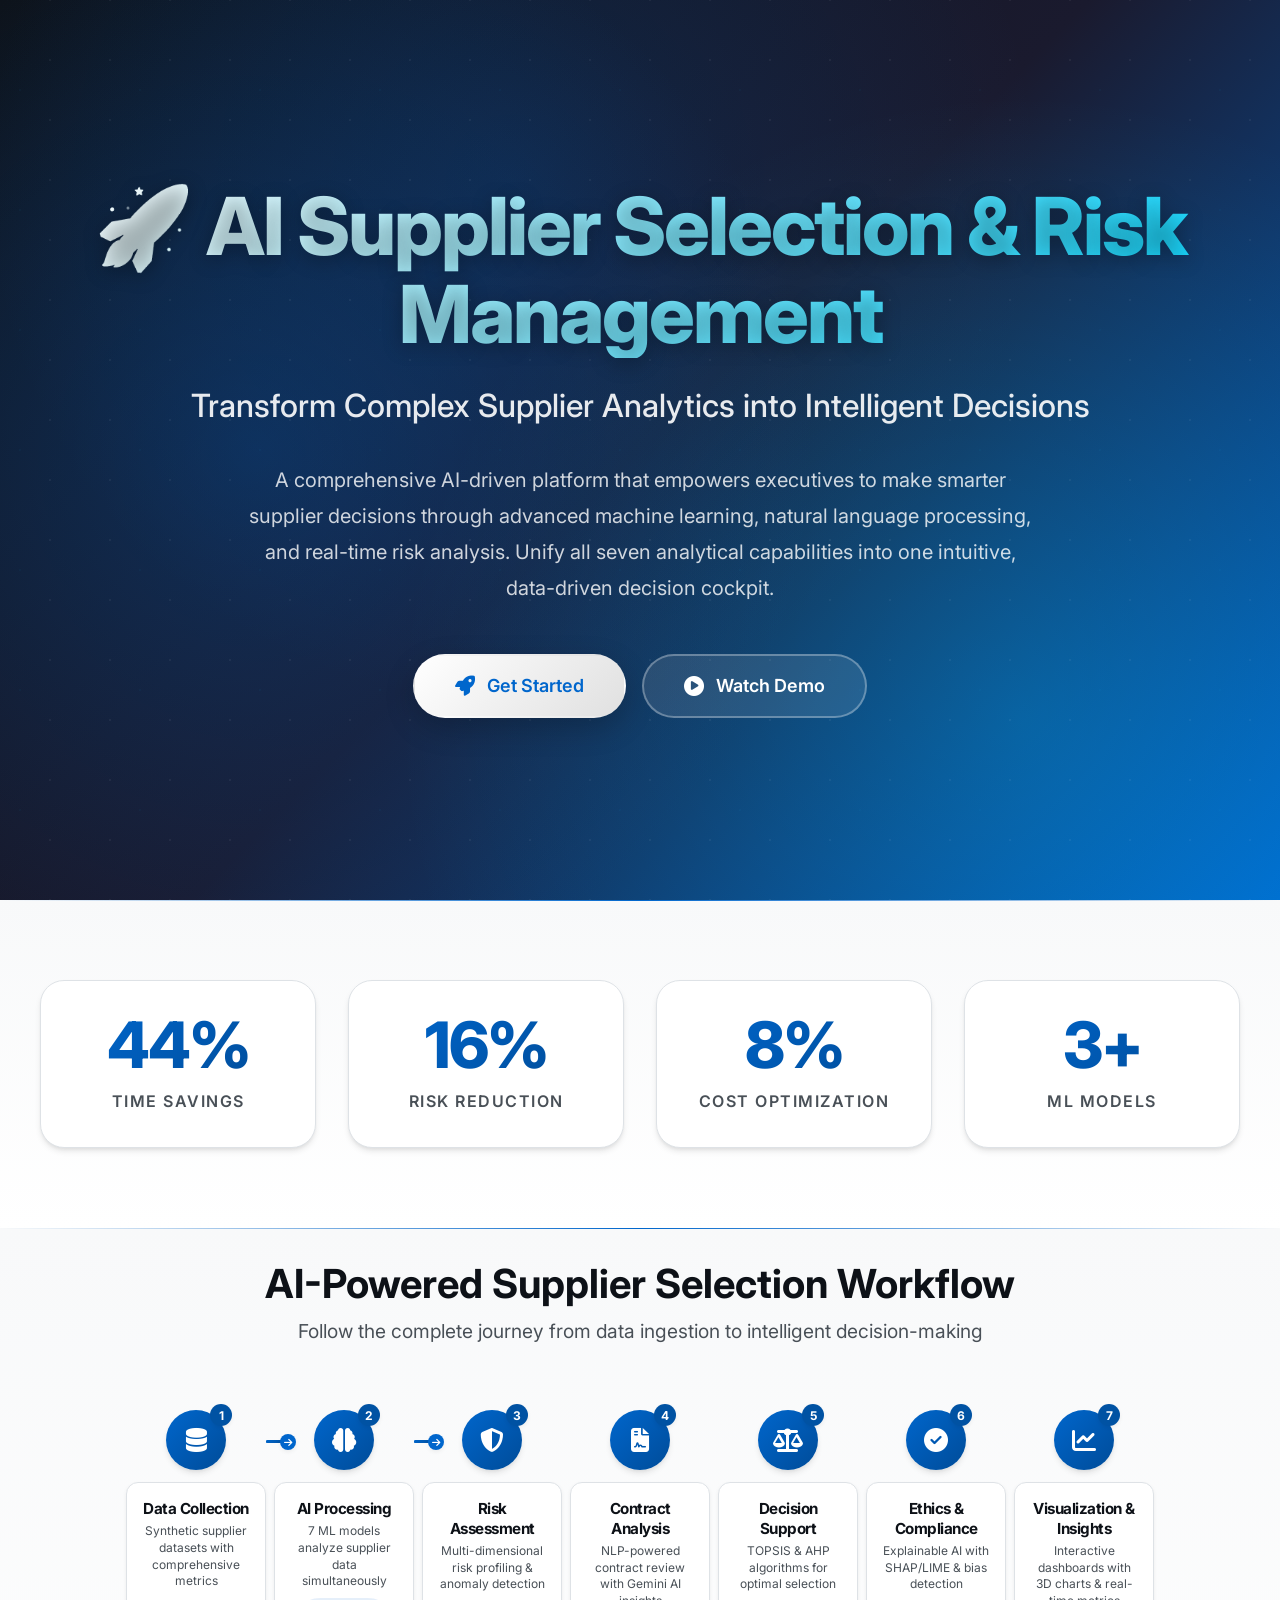
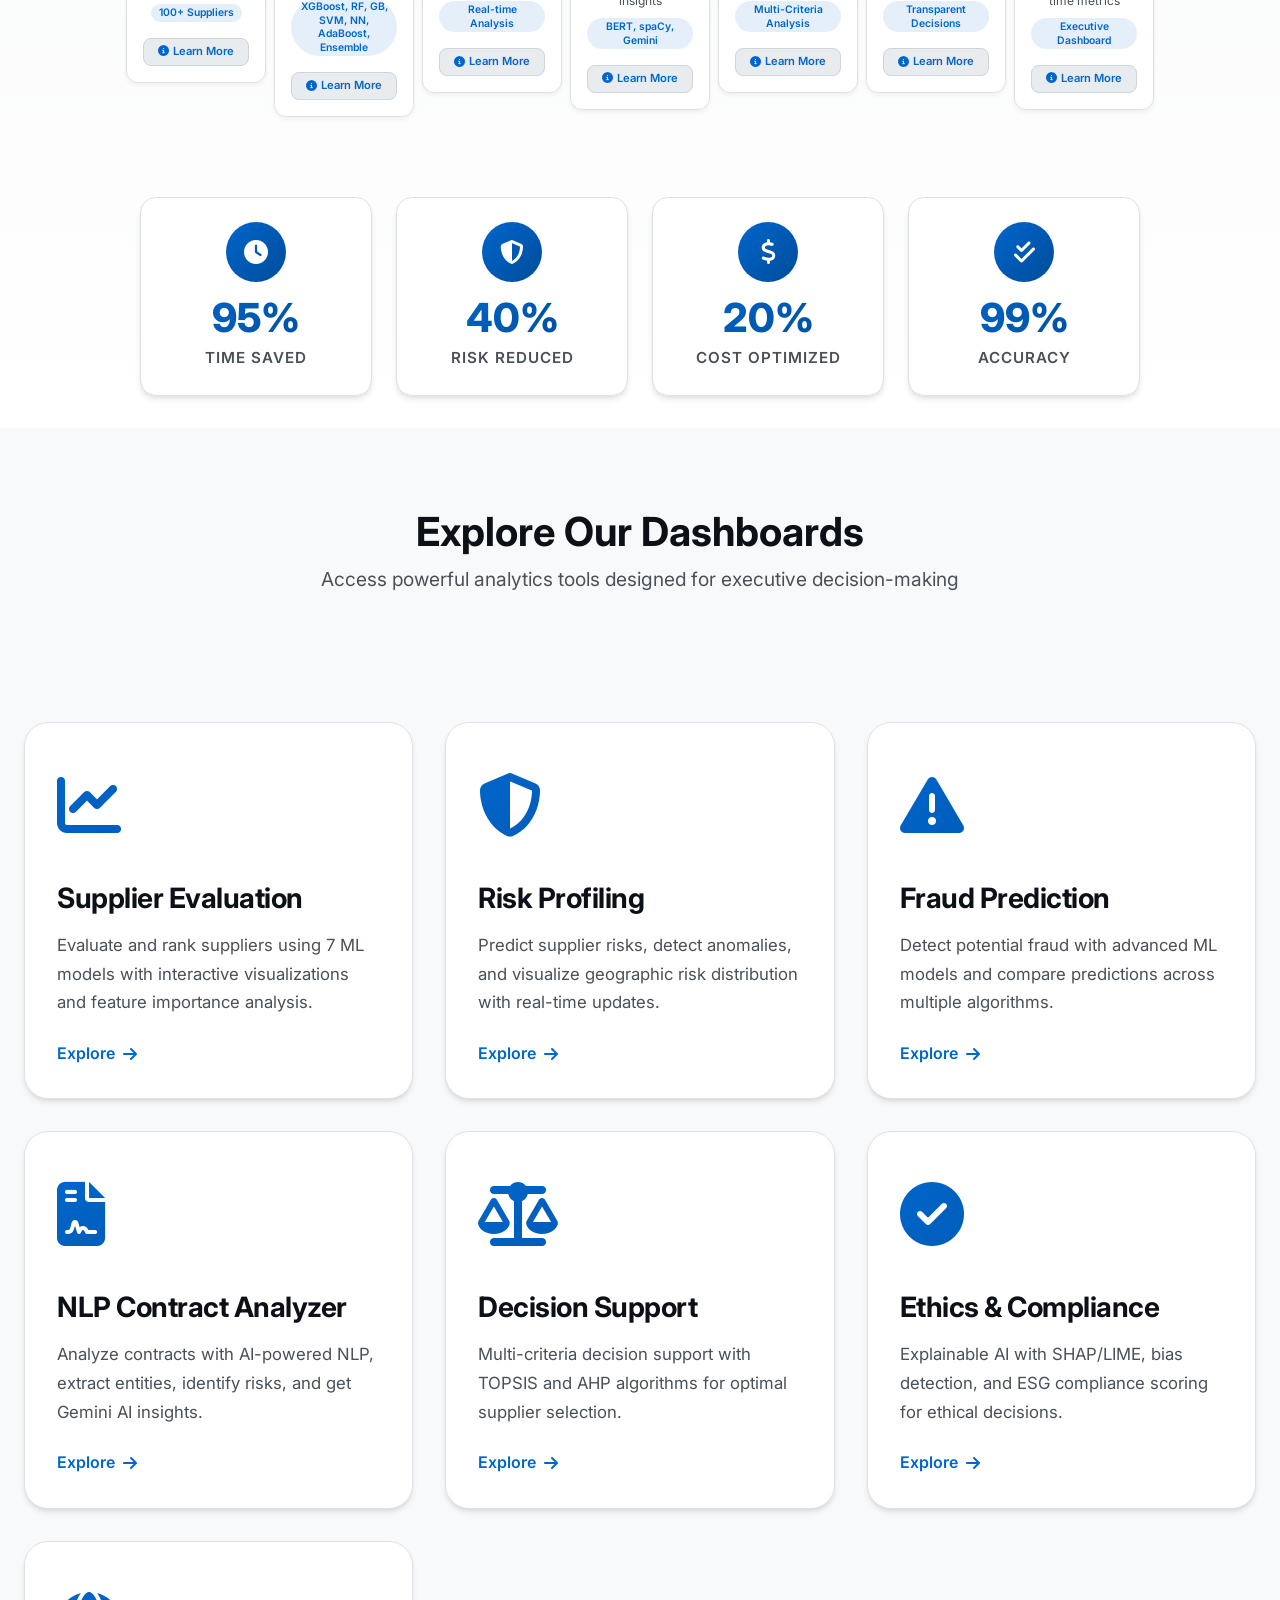
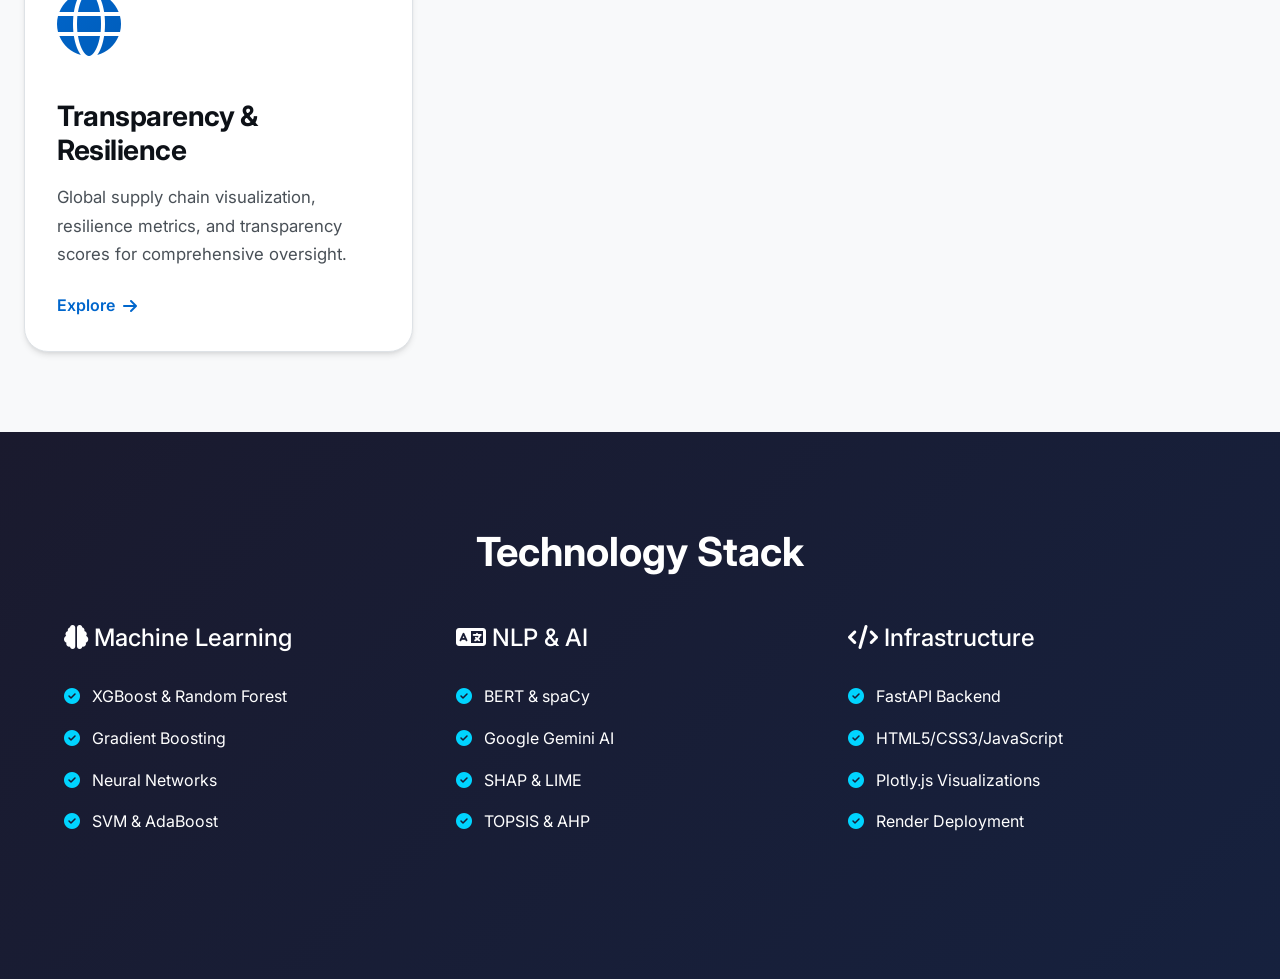
<file: frontend/index.html>
<!DOCTYPE html>
<html lang="en">
<head>
    <meta charset="UTF-8">
    <meta name="viewport" content="width=device-width, initial-scale=1.0">
    <title>AI Supplier Selection & Risk Management Dashboard</title>
    
    <!-- CSS Libraries -->
    <link href="https://cdn.jsdelivr.net/npm/bootstrap@5.3.0/dist/css/bootstrap.min.css" rel="stylesheet">
    <link rel="stylesheet" href="https://cdnjs.cloudflare.com/ajax/libs/font-awesome/6.4.0/css/all.min.css">
    <link rel="stylesheet" href="https://fonts.googleapis.com/css2?family=Inter:wght@300;400;500;600;700;800&display=swap">
    
    <!-- AOS - Animate On Scroll Library -->
    <link href="https://unpkg.com/aos@2.3.1/dist/aos.css" rel="stylesheet">
    
    <!-- Plotly.js for charts - Updated to latest version -->
    <script src="https://cdn.plot.ly/plotly-2.35.0.min.js"></script>
    
    <link rel="stylesheet" href="assets/css/style.css">
    <link rel="stylesheet" href="assets/css/corporate.css">
    <link rel="stylesheet" href="assets/css/landing.css">
    <link rel="stylesheet" href="assets/css/landing-fix.css">
    <link rel="stylesheet" href="assets/css/navigation-loader.css">
</head>
<body>
    <!-- Sidebar Navigation -->
    <nav id="sidebar" class="sidebar">
        <div class="sidebar-header">
            <h3><i class="fas fa-rocket"></i> AI Supplier Selection</h3>
        </div>
        <ul class="sidebar-menu">
            <li><a href="#" data-page="home" class="active"><i class="fas fa-home"></i> Home</a></li>
            <li><a href="#" data-page="supplier-evaluation"><i class="fas fa-chart-line"></i> Supplier Evaluation</a></li>
            <li><a href="#" data-page="risk-profiling"><i class="fas fa-shield-alt"></i> Risk Profiling</a></li>
            <li><a href="#" data-page="fraud-prediction"><i class="fas fa-exclamation-triangle"></i> Fraud Prediction</a></li>
            <li><a href="#" data-page="nlp-contract"><i class="fas fa-file-contract"></i> NLP Contract Analyzer</a></li>
            <li><a href="#" data-page="decision-support"><i class="fas fa-balance-scale"></i> Decision Support</a></li>
            <li><a href="#" data-page="ethics-compliance"><i class="fas fa-check-circle"></i> Ethics & Compliance</a></li>
            <li><a href="#" data-page="transparency"><i class="fas fa-globe"></i> Transparency & Resilience</a></li>
        </ul>
        <div class="sidebar-footer">
            <p>Version 1.0.0</p>
        </div>
    </nav>

    <!-- Main Content Area -->
    <main id="main-content" class="main-content">
        <!-- Top Navigation Bar (hidden on landing page) -->
        <header class="top-navbar" id="top-navbar">
            <button class="sidebar-toggle" id="sidebarToggle">
                <i class="fas fa-bars"></i>
            </button>
            <h1 class="page-title">Dashboard</h1>
            <div class="user-info">
                <span><i class="fas fa-user-circle"></i> Admin</span>
            </div>
        </header>

        <!-- Page Content Container -->
        <div class="content-container" id="main-content-container">
            <!-- Home Page (Landing Page) -->
            <div id="page-home" class="page-content active"></div>

            <!-- Supplier Evaluation Page -->
            <div id="page-supplier-evaluation" class="page-content">
                <!-- Content will be loaded here -->
            </div>

            <!-- Risk Profiling Page -->
            <div id="page-risk-profiling" class="page-content">
                <!-- Content will be loaded here -->
            </div>

            <!-- Fraud Prediction Page -->
            <div id="page-fraud-prediction" class="page-content">
                <!-- Content will be loaded here -->
            </div>

            <!-- NLP Contract Analyzer Page -->
            <div id="page-nlp-contract" class="page-content">
                <!-- Content will be loaded here -->
            </div>

            <!-- Decision Support Page -->
            <div id="page-decision-support" class="page-content">
                <!-- Content will be loaded here -->
            </div>

            <!-- Ethics & Compliance Page -->
            <div id="page-ethics-compliance" class="page-content">
                <!-- Content will be loaded here -->
            </div>

            <!-- Transparency & Resilience Page -->
            <div id="page-transparency" class="page-content">
                <!-- Content will be loaded here -->
            </div>
        </div>
    </main>

    <!-- Loading Overlay -->
    <div id="loadingOverlay" class="loading-overlay">
        <div class="spinner"></div>
        <p>Loading...</p>
    </div>

        <!-- JavaScript Libraries -->
        <script src="https://cdn.jsdelivr.net/npm/bootstrap@5.3.0/dist/js/bootstrap.bundle.min.js"></script>
        <script src="https://code.jquery.com/jquery-3.7.0.min.js"></script>
        
        <!-- AOS - Animate On Scroll -->
        <script src="https://unpkg.com/aos@2.3.1/dist/aos.js"></script>
        
        <!-- Custom JavaScript -->
    <script src="assets/js/utils.js?v=1.0.7"></script>
    <script src="assets/js/api.js?v=1.0.7"></script>
    <script src="assets/js/visualization-enhancer.js?v=1.0.7"></script>
    <script src="assets/js/api-init-check.js?v=1.0.7"></script>
    <script src="assets/js/api-helper.js?v=1.0.7"></script>
    <script src="assets/js/pages/home.js?v=1.0.7"></script>
    <script src="assets/js/pages/supplier-evaluation.js?v=1.0.7"></script>
    <script src="assets/js/pages/risk-profiling.js?v=1.0.7"></script>
    <script src="assets/js/pages/fraud-prediction.js?v=1.0.7"></script>
    <script src="assets/js/pages/nlp-contract.js?v=1.0.7"></script>
    <script src="assets/js/pages/decision-support.js?v=1.0.7"></script>
    <script src="assets/js/pages/ethics-compliance.js?v=1.0.7"></script>
    <script src="assets/js/pages/transparency.js?v=1.0.7"></script>
    <script src="assets/js/app.js?v=1.0.7"></script>
    <script src="assets/js/init.js?v=1.0.7"></script>
    
    <!-- Initialize AOS (Animate On Scroll) -->
    <script>
        AOS.init({
            duration: 800,
            easing: 'ease-in-out',
            once: true,
            offset: 100,
            delay: 0
        });
    </script>
    
    <!-- Debug script (remove in production) -->
    <script src="assets/js/debug.js"></script>
    
    <!-- Fallback initialization -->
    <script>
        // Ensure page loads even if there are errors
        window.addEventListener('load', function() {
            console.log('Window loaded, checking page state...');
            setTimeout(function() {
                const homePage = document.getElementById('page-home');
                console.log('Home page check:', {
                    exists: !!homePage,
                    hasActive: homePage ? homePage.classList.contains('active') : false,
                    innerHTMLLength: homePage ? homePage.innerHTML.length : 0,
                    display: homePage ? window.getComputedStyle(homePage).display : 'N/A',
                    HomePageAvailable: typeof window.HomePage !== 'undefined',
                    appAvailable: typeof window.app !== 'undefined'
                });
                
                if (homePage) {
                    // Hide sidebar and navbar on landing page
                    const sidebar = document.getElementById('sidebar');
                    const navbar = document.getElementById('top-navbar');
                    if (sidebar) {
                        sidebar.style.display = 'none';
                        sidebar.style.visibility = 'hidden';
                        sidebar.classList.add('hidden-on-landing');
                    }
                    if (navbar) navbar.style.display = 'none';
                    
                    // Ensure page is visible
                    homePage.style.display = 'block';
                    homePage.style.visibility = 'visible';
                    homePage.classList.add('active');
                    
                    // Ensure main content is full width
                    const mainContent = document.getElementById('main-content');
                    const contentContainer = document.getElementById('main-content-container');
                    if (mainContent) {
                        mainContent.style.marginLeft = '0';
                        mainContent.style.width = '100%';
                    }
                    if (contentContainer) {
                        contentContainer.style.padding = '0';
                        contentContainer.style.margin = '0';
                        contentContainer.style.width = '100%';
                        contentContainer.style.maxWidth = '100%';
                    }
                    
                    // Check if page is still showing loading message or is empty
                    const isStillLoading = homePage.innerHTML.includes('Loading landing page') || 
                                          homePage.innerHTML.trim() === '' || 
                                          homePage.innerHTML.trim() === '<!-- Content will be loaded here -->';
                    
                    if (isStillLoading) {
                        console.warn('Home page is still loading or empty, attempting to load...');
                        
                        // Try multiple initialization methods
                        let loaded = false;
                        
                        // Method 1: Direct HomePage.init()
                        if (window.HomePage && typeof window.HomePage.init === 'function') {
                            console.log('Calling HomePage.init()...');
                            window.HomePage.init().then(function() {
                                console.log('HomePage.init() completed');
                                loaded = true;
                            }).catch(function(err) {
                                console.error('Error in HomePage.init():', err);
                            });
                        }
                        
                        // Method 2: Use app.navigateToPage
                        if (!loaded && window.app && typeof window.app.navigateToPage === 'function') {
                            console.log('Calling app.navigateToPage("home")...');
                            try {
                                window.app.navigateToPage('home');
                                loaded = true;
                            } catch (err) {
                                console.error('Error in app.navigateToPage():', err);
                            }
                        }
                        
                        // Method 3: Last resort - render basic content
                        if (!loaded) {
                            console.error('All initialization methods failed, rendering fallback content');
                            setTimeout(function() {
                                if (homePage.innerHTML.includes('Loading landing page') || homePage.innerHTML.trim() === '') {
                                    homePage.innerHTML = '<div style="padding: 50px; text-align: center;"><h1>AI Supplier Selection & Risk Management</h1><p>Please refresh the page if content does not load.</p><button onclick="location.reload()" style="padding: 10px 20px; margin-top: 20px; cursor: pointer;">Refresh Page</button></div>';
                                }
                            }, 2000);
                        }
                    } else {
                        console.log('Home page content already loaded');
                    }
                } else {
                    console.error('Home page element not found!');
                }
            }, 1000); // Increased timeout to allow scripts to load
        });
    </script>
</body>
</html>
</file>
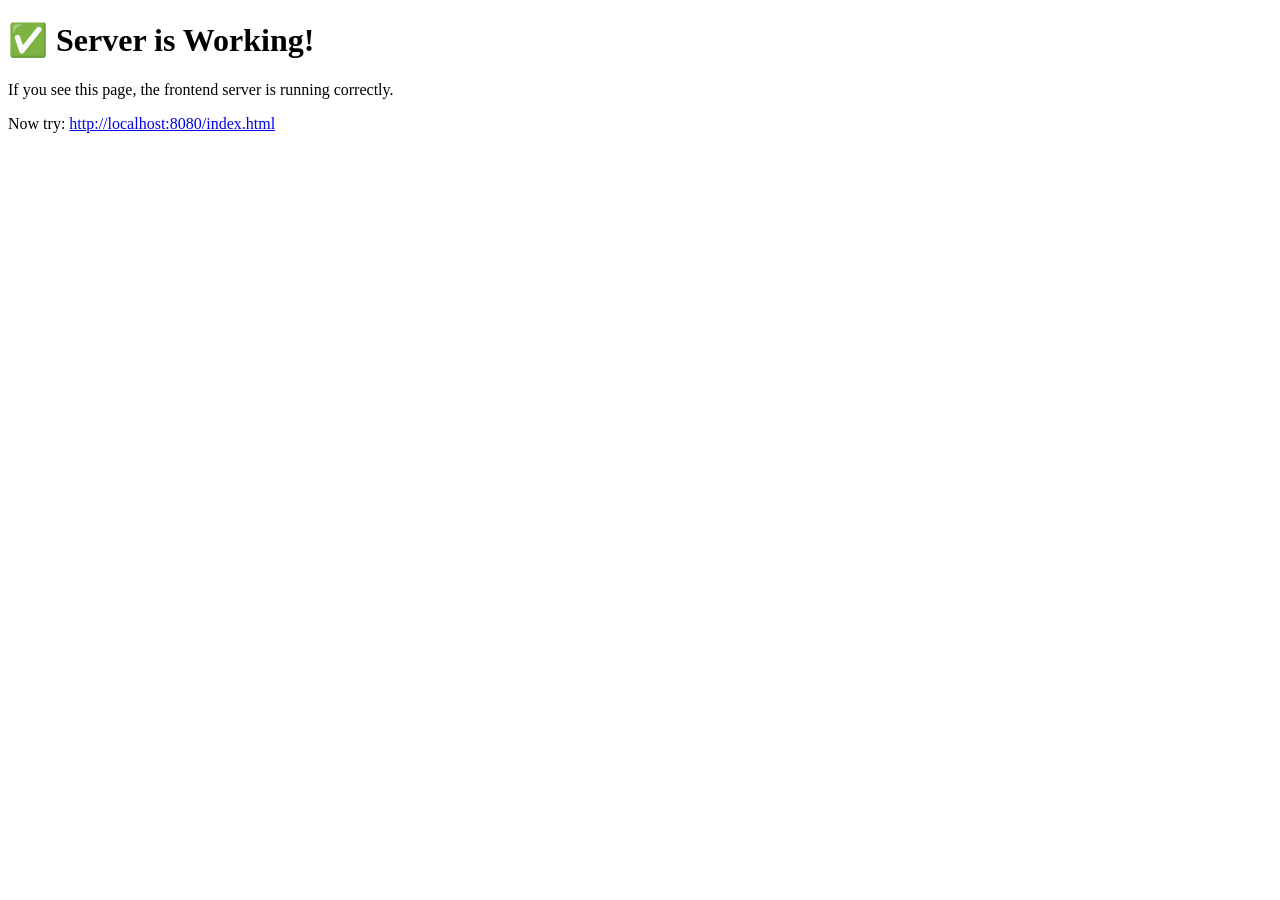
<file: frontend/test.html>
<!DOCTYPE html>
<html>
<head>
    <title>Server Test</title>
</head>
<body>
    <h1>✅ Server is Working!</h1>
    <p>If you see this page, the frontend server is running correctly.</p>
    <p>Now try: <a href="index.html">http://localhost:8080/index.html</a></p>
</body>
</html>
</file>
<file: frontend/assets/css/style.css>
/* Custom CSS for Professional Dashboard */

:root {
    --primary-color: #2563eb;
    --secondary-color: #64748b;
    --success-color: #10b981;
    --warning-color: #f59e0b;
    --danger-color: #ef4444;
    --dark-bg: #1e293b;
    --sidebar-bg: #0f172a;
    --card-bg: #ffffff;
    --text-primary: #1e293b;
    --text-secondary: #64748b;
    --border-color: #e2e8f0;
    --shadow: 0 1px 3px 0 rgba(0, 0, 0, 0.1), 0 1px 2px 0 rgba(0, 0, 0, 0.06);
    --shadow-lg: 0 10px 15px -3px rgba(0, 0, 0, 0.1), 0 4px 6px -2px rgba(0, 0, 0, 0.05);
}

* {
    margin: 0;
    padding: 0;
    box-sizing: border-box;
}

body {
    font-family: 'Inter', -apple-system, BlinkMacSystemFont, 'Segoe UI', sans-serif;
    background-color: #f8fafc;
    color: var(--text-primary);
    overflow-x: hidden;
}

/* Sidebar Styles */
.sidebar {
    position: fixed;
    top: 0;
    left: 0;
    height: 100vh;
    width: 260px;
    background: linear-gradient(180deg, var(--sidebar-bg) 0%, #1e293b 100%);
    color: white;
    z-index: 1000;
    transition: transform 0.3s ease, display 0.3s ease, visibility 0.3s ease;
    box-shadow: var(--shadow-lg);
}

/* Hide sidebar on landing page */
body:has(#page-home.active) .sidebar,
#page-home.active ~ .sidebar,
.sidebar.hidden-on-landing {
    display: none !important;
    visibility: hidden !important;
    transform: translateX(-100%) !important;
}

.sidebar-header {
    padding: 1.5rem;
    border-bottom: 1px solid rgba(255, 255, 255, 0.1);
}

.sidebar-header h3 {
    font-size: 1.25rem;
    font-weight: 600;
    margin: 0;
}

.sidebar-header i {
    color: var(--primary-color);
    margin-right: 0.5rem;
}

.sidebar-menu {
    list-style: none;
    padding: 1rem 0;
}

.sidebar-menu li {
    margin: 0.25rem 0;
}

.sidebar-menu a {
    display: flex;
    align-items: center;
    padding: 0.75rem 1.5rem;
    color: rgba(255, 255, 255, 0.8);
    text-decoration: none;
    transition: all 0.2s;
    border-left: 3px solid transparent;
}

.sidebar-menu a:hover {
    background-color: rgba(255, 255, 255, 0.1);
    color: white;
    border-left-color: var(--primary-color);
}

.sidebar-menu a.active {
    background-color: rgba(37, 99, 235, 0.2);
    color: white;
    border-left-color: var(--primary-color);
}

.sidebar-menu i {
    width: 20px;
    margin-right: 0.75rem;
}

.sidebar-footer {
    position: absolute;
    bottom: 0;
    width: 100%;
    padding: 1rem;
    text-align: center;
    border-top: 1px solid rgba(255, 255, 255, 0.1);
    font-size: 0.875rem;
    color: rgba(255, 255, 255, 0.6);
}

/* Main Content */
.main-content {
    margin-left: 260px;
    min-height: 100vh;
    transition: margin-left 0.3s ease;
}

.main-content.sidebar-collapsed {
    margin-left: 0;
}

/* Top Navigation Bar */
.top-navbar {
    background: white;
    padding: 1rem 2rem;
    box-shadow: var(--shadow);
    display: flex;
    align-items: center;
    justify-content: space-between;
    position: sticky;
    top: 0;
    z-index: 100;
}

/* Hide navbar when landing page is active */
#page-home.active ~ .top-navbar {
    display: none !important;
}

body:has(#page-home.active) .top-navbar {
    display: none !important;
}

.sidebar-toggle {
    display: none;
    background: none;
    border: none;
    font-size: 1.5rem;
    color: var(--text-primary);
    cursor: pointer;
    padding: 0.5rem;
}

.page-title {
    font-size: 1.5rem;
    font-weight: 600;
    margin: 0;
    color: var(--text-primary);
}

.user-info {
    display: flex;
    align-items: center;
    gap: 0.5rem;
    color: var(--text-secondary);
}

/* Content Container */
.content-container {
    padding: 2rem;
    width: 100%;
}

/* Landing page container should be full width */
#page-home {
    width: 100%;
    margin: 0;
    padding: 0;
}

#page-home > * {
    width: 100%;
}

.page-content {
    display: none;
    width: 100%;
    min-height: 100vh;
}

.page-content.active {
    display: block !important;
    visibility: visible !important;
    animation: fadeIn 0.3s ease;
}

/* Landing page should be full width */
#page-home.page-content.active {
    padding: 0;
    margin: 0;
    width: 100%;
}

#page-home .content-container {
    padding: 0;
    margin: 0;
    width: 100%;
    max-width: 100%;
}

@keyframes fadeIn {
    from {
        opacity: 0;
        transform: translateY(10px);
    }
    to {
        opacity: 1;
        transform: translateY(0);
    }
}

@keyframes fadeInUp {
    from {
        opacity: 0;
        transform: translateY(20px);
    }
    to {
        opacity: 1;
        transform: translateY(0);
    }
}

/* Cards */
.card {
    background: var(--card-bg);
    border-radius: 0.75rem;
    box-shadow: var(--shadow);
    padding: 1.5rem;
    margin-bottom: 1.5rem;
    border: 1px solid var(--border-color);
    transition: transform 0.2s, box-shadow 0.2s;
}

.card:hover {
    transform: translateY(-2px);
    box-shadow: var(--shadow-lg);
}

.card-header {
    display: flex;
    justify-content: space-between;
    align-items: center;
    margin-bottom: 1rem;
    padding-bottom: 1rem;
    border-bottom: 1px solid var(--border-color);
}

.card-title {
    font-size: 1.25rem;
    font-weight: 600;
    margin: 0;
    color: var(--text-primary);
}

/* Buttons */
.btn {
    padding: 0.625rem 1.25rem;
    border-radius: 0.5rem;
    font-weight: 500;
    border: none;
    cursor: pointer;
    transition: all 0.2s;
    display: inline-flex;
    align-items: center;
    gap: 0.5rem;
}

.btn-primary {
    background-color: var(--primary-color);
    color: white;
}

.btn-primary:hover {
    background-color: #1d4ed8;
    transform: translateY(-1px);
    box-shadow: var(--shadow);
}

.btn-secondary {
    background-color: var(--secondary-color);
    color: white;
}

.btn-success {
    background-color: var(--success-color);
    color: white;
}

.btn-danger {
    background-color: var(--danger-color);
    color: white;
}

/* Loading Overlay */
.loading-overlay {
    display: none;
    position: fixed;
    top: 0;
    left: 0;
    width: 100%;
    height: 100%;
    background: rgba(255, 255, 255, 0.95);
    backdrop-filter: blur(10px);
    z-index: 9999;
    justify-content: center;
    align-items: center;
    flex-direction: column;
    color: var(--text-primary);
    transition: opacity 0.3s ease;
}

.loading-overlay.active {
    display: flex;
    animation: fadeIn 0.3s ease;
}

.spinner {
    width: 60px;
    height: 60px;
    border: 5px solid rgba(102, 126, 234, 0.1);
    border-top-color: var(--primary-color);
    border-radius: 50%;
    animation: spin 0.8s linear infinite;
    margin-bottom: 1rem;
}

.spinner::after {
    content: '';
    position: absolute;
    width: 60px;
    height: 60px;
    border: 5px solid transparent;
    border-top-color: rgba(102, 126, 234, 0.3);
    border-radius: 50%;
    animation: spin 1.2s linear infinite reverse;
}

@keyframes spin {
    to { transform: rotate(360deg); }
}

/* Tables */
.table-container {
    overflow-x: auto;
    border-radius: 0.5rem;
}

table {
    width: 100%;
    border-collapse: collapse;
    background: white;
}

thead {
    background-color: #f8fafc;
}

th, td {
    padding: 0.75rem 1rem;
    text-align: left;
    border-bottom: 1px solid var(--border-color);
}

th {
    font-weight: 600;
    color: var(--text-primary);
    font-size: 0.875rem;
    text-transform: uppercase;
    letter-spacing: 0.05em;
}

tr:hover {
    background-color: #f8fafc;
}

/* Charts Container */
.chart-container {
    width: 100%;
    height: 400px;
    margin: 1rem 0;
}

.chart-container-large {
    height: 600px;
}

/* Metrics Cards */
.metrics-grid {
    display: grid;
    grid-template-columns: repeat(auto-fit, minmax(250px, 1fr));
    gap: 1.5rem;
    margin-bottom: 2rem;
}

.metric-card {
    background: linear-gradient(135deg, var(--primary-color) 0%, #1d4ed8 100%);
    color: white;
    padding: 1.5rem;
    border-radius: 0.75rem;
    box-shadow: var(--shadow-lg);
}

.metric-card.success {
    background: linear-gradient(135deg, var(--success-color) 0%, #059669 100%);
}

.metric-card.warning {
    background: linear-gradient(135deg, var(--warning-color) 0%, #d97706 100%);
}

.metric-card.danger {
    background: linear-gradient(135deg, var(--danger-color) 0%, #dc2626 100%);
}

.metric-value {
    font-size: 2.5rem;
    font-weight: 700;
    margin: 0.5rem 0;
}

.metric-label {
    font-size: 0.875rem;
    opacity: 0.9;
    text-transform: uppercase;
    letter-spacing: 0.05em;
}

.metric-change {
    font-size: 0.875rem;
    margin-top: 0.5rem;
    opacity: 0.8;
}

/* Form Elements */
.form-group {
    margin-bottom: 1.5rem;
}

.form-label {
    display: block;
    margin-bottom: 0.5rem;
    font-weight: 500;
    color: var(--text-primary);
}

.form-control {
    width: 100%;
    padding: 0.625rem 1rem;
    border: 1px solid var(--border-color);
    border-radius: 0.5rem;
    font-size: 1rem;
    transition: border-color 0.2s;
}

.form-control:focus {
    outline: none;
    border-color: var(--primary-color);
    box-shadow: 0 0 0 3px rgba(37, 99, 235, 0.1);
}

select.form-control {
    cursor: pointer;
}

/* Alerts */
.alert {
    padding: 1rem;
    border-radius: 0.5rem;
    margin-bottom: 1rem;
    display: flex;
    align-items: center;
    gap: 0.75rem;
}

.alert-success {
    background-color: #d1fae5;
    color: #065f46;
    border-left: 4px solid var(--success-color);
}

.alert-warning {
    background-color: #fef3c7;
    color: #92400e;
    border-left: 4px solid var(--warning-color);
}

.alert-danger {
    background-color: #fee2e2;
    color: #991b1b;
    border-left: 4px solid var(--danger-color);
}

.alert-info {
    background-color: #dbeafe;
    color: #1e40af;
    border-left: 4px solid var(--primary-color);
}

/* Responsive Design */
@media (max-width: 768px) {
    .sidebar {
        transform: translateX(-100%);
    }

    .sidebar.active {
        transform: translateX(0);
    }

    .main-content {
        margin-left: 0;
    }

    .sidebar-toggle {
        display: block;
    }

    .content-container {
        padding: 1rem;
    }

    .metrics-grid {
        grid-template-columns: 1fr;
    }
}

/* Enhanced Styles for Professional Dashboards */

/* Page Header - Clean & Simple Corporate Design */
.page-header {
    background: white;
    padding: var(--space-10) var(--space-8);
    border-radius: var(--radius-xl);
    margin-bottom: var(--space-8);
    border: 1px solid var(--corp-gray-200);
    box-shadow: var(--shadow-sm);
    position: relative;
    overflow: hidden;
    transition: all var(--transition-base);
}

.page-header::before {
    content: '';
    position: absolute;
    top: 0;
    left: 0;
    width: 100%;
    height: 4px;
    background: var(--gradient-primary);
    transform: scaleX(0);
    transform-origin: left;
    transition: transform var(--transition-slow);
    animation: slideInLeft 0.8s ease-out 0.3s forwards;
}

@keyframes slideInLeft {
    from {
        transform: scaleX(0);
    }
    to {
        transform: scaleX(1);
    }
}

.page-header:hover {
    box-shadow: var(--shadow-md);
    transform: translateY(-2px);
}

.page-header-content {
    position: relative;
    z-index: 1;
}

.page-title-large {
    font-size: 2.75rem;
    font-weight: 800;
    margin-bottom: var(--space-4);
    color: var(--corp-gray-900);
    letter-spacing: -1.5px;
    line-height: 1.2;
    display: flex;
    align-items: center;
    gap: var(--space-4);
    animation: fadeInUp 0.6s ease-out;
}

.page-title-large i {
    font-size: 2.5rem;
    color: var(--corp-primary);
    opacity: 0.9;
    transition: all var(--transition-base);
}

.page-title-large:hover i {
    opacity: 1;
    transform: scale(1.1);
}

.page-subtitle {
    font-size: 1.25rem;
    color: var(--corp-gray-600);
    margin: 0;
    font-weight: 400;
    line-height: 1.6;
    animation: fadeInUp 0.6s ease-out 0.2s both;
    max-width: 800px;
}

/* Stats Row */
.stats-row {
    display: grid;
    grid-template-columns: repeat(auto-fit, minmax(200px, 1fr));
    gap: 1.5rem;
}

.stat-card-mini {
    background: white;
    padding: 1.5rem;
    border-radius: 15px;
    box-shadow: 0 4px 6px rgba(0,0,0,0.1);
    display: flex;
    align-items: center;
    gap: 1rem;
    transition: all 0.3s ease;
}

.stat-card-mini:hover {
    transform: translateY(-5px);
    box-shadow: 0 10px 20px rgba(0,0,0,0.15);
}

.stat-icon {
    width: 60px;
    height: 60px;
    border-radius: 15px;
    display: flex;
    align-items: center;
    justify-content: center;
    color: white;
    font-size: 1.5rem;
}

.stat-content {
    flex: 1;
}

.stat-value-mini {
    font-size: 2rem;
    font-weight: 800;
    color: var(--corp-gray-900);
    line-height: 1;
    margin-bottom: 0.25rem;
    background: var(--gradient-primary);
    -webkit-background-clip: text;
    -webkit-text-fill-color: transparent;
    background-clip: text;
}

.stat-label-mini {
    font-size: 0.875rem;
    color: var(--corp-gray-600);
    font-weight: 600;
    text-transform: uppercase;
    letter-spacing: 0.5px;
}

/* Enhanced Form Controls */
.form-control-custom {
    width: 100%;
    padding: 0.75rem 1rem;
    border: 2px solid var(--border-color);
    border-radius: 10px;
    font-size: 1rem;
    transition: all 0.3s ease;
    background: white;
}

.form-control-custom:focus {
    outline: none;
    border-color: var(--corp-primary);
    box-shadow: 0 0 0 3px rgba(0, 102, 204, 0.1);
}

.form-label-custom {
    display: block;
    margin-bottom: 0.5rem;
    font-weight: 600;
    color: var(--corp-gray-700);
    font-size: 0.875rem;
    text-transform: uppercase;
    letter-spacing: 0.5px;
}

.form-label-custom i {
    margin-right: 0.5rem;
    color: var(--corp-primary);
}

/* Enhanced Buttons */
.btn-primary-custom {
    background: var(--gradient-primary);
    color: white;
    border: none;
    padding: 0.75rem 2rem;
    border-radius: var(--radius-md);
    font-weight: 600;
    cursor: pointer;
    transition: all var(--transition-base);
    display: inline-flex;
    align-items: center;
    gap: 0.5rem;
    box-shadow: var(--shadow-sm);
}

.btn-primary-custom:hover {
    background: linear-gradient(135deg, var(--corp-primary-dark) 0%, var(--corp-primary) 100%);
    transform: translateY(-2px);
    box-shadow: var(--shadow-glow);
}

.btn-secondary-custom {
    background: white;
    color: var(--corp-primary);
    border: 2px solid var(--corp-primary);
    padding: 0.75rem 2rem;
    border-radius: var(--radius-md);
    font-weight: 600;
    cursor: pointer;
    transition: all var(--transition-base);
    display: inline-flex;
    align-items: center;
    gap: 0.5rem;
}

.btn-secondary-custom:hover {
    background: var(--gradient-primary);
    color: white;
    transform: translateY(-2px);
    box-shadow: var(--shadow-sm);
}

/* Enhanced Cards */
.card-header-custom {
    background: linear-gradient(135deg, rgba(0, 102, 204, 0.05), rgba(0, 212, 255, 0.02));
    padding: 1.5rem 2rem;
    border-bottom: 2px solid var(--corp-gray-200);
    border-radius: var(--radius-xl) var(--radius-xl) 0 0;
}

.card-header-custom h3 {
    margin: 0;
    font-size: 1.5rem;
    font-weight: 700;
    color: var(--corp-gray-900);
    display: flex;
    align-items: center;
    gap: 0.5rem;
    letter-spacing: -0.3px;
}

.card-header-custom h3 i {
    background: var(--gradient-primary);
    -webkit-background-clip: text;
    -webkit-text-fill-color: transparent;
    background-clip: text;
}

/* Enhanced Chart Containers */
.chart-container-enhanced {
    min-height: 400px;
    background: white;
    border-radius: 15px;
    padding: 1rem;
}

.chart-container-enhanced-large {
    min-height: 600px;
    background: white;
    border-radius: 15px;
    padding: 1rem;
}

/* Enhanced Tables */
.table-container-enhanced {
    overflow-x: auto;
    border-radius: 10px;
}

.table-container-enhanced table {
    width: 100%;
    border-collapse: collapse;
    background: white;
}

.table-container-enhanced th {
    background: var(--gradient-primary);
    color: white;
    padding: 1rem;
    text-align: left;
    font-weight: 600;
    text-transform: uppercase;
    letter-spacing: 0.5px;
    font-size: 0.75rem;
}

.table-container-enhanced td {
    padding: 1rem;
    border-bottom: 1px solid var(--border-color);
}

.table-container-enhanced tr:hover {
    background: #f8fafc;
}

.badge {
    display: inline-block;
    padding: 0.25rem 0.75rem;
    border-radius: 20px;
    font-size: 0.875rem;
    font-weight: 600;
}

/* Notifications */
.notification {
    position: fixed;
    top: 20px;
    right: 20px;
    background: white;
    padding: 1rem 1.5rem;
    border-radius: 10px;
    box-shadow: 0 10px 25px rgba(0,0,0,0.2);
    z-index: 10000;
    opacity: 0;
    transform: translateX(400px);
    transition: all 0.3s ease;
    min-width: 300px;
}

.notification.show {
    opacity: 1;
    transform: translateX(0);
}

.notification-success {
    border-left: 4px solid var(--success-color);
}

.notification-error {
    border-left: 4px solid var(--danger-color);
}

.notification-info {
    border-left: 4px solid var(--primary-color);
}

.notification-content {
    display: flex;
    align-items: center;
    gap: 0.75rem;
}

.notification-content i {
    font-size: 1.25rem;
}

.notification-success .notification-content i {
    color: var(--success-color);
}

.notification-error .notification-content i {
    color: var(--danger-color);
}

.notification-info .notification-content i {
    color: var(--primary-color);
}

/* Bootstrap Grid Compatibility */
.row {
    display: flex;
    flex-wrap: wrap;
    margin-left: -0.75rem;
    margin-right: -0.75rem;
}

.col-md-4, .col-md-6, .col-md-12 {
    position: relative;
    width: 100%;
    padding-left: 0.75rem;
    padding-right: 0.75rem;
}

@media (min-width: 768px) {
    .col-md-4 { flex: 0 0 33.333333%; max-width: 33.333333%; }
    .col-md-6 { flex: 0 0 50%; max-width: 50%; }
    .col-md-12 { flex: 0 0 100%; max-width: 100%; }
}

.lead {
    font-size: 1.25rem;
    font-weight: 300;
    margin-bottom: 1rem;
}

/* Hero Section */
.hero-section {
    background: linear-gradient(135deg, var(--primary-color) 0%, #1d4ed8 100%);
    color: white;
    padding: 3rem 2rem;
    border-radius: 0.75rem;
    margin-bottom: 2rem;
}

.hero-section h1 {
    color: white;
    font-size: 2.5rem;
    margin-bottom: 1rem;
}

.hero-section .lead {
    color: rgba(255, 255, 255, 0.9);
}

/* Range Input Styling */
input[type="range"] {
    width: 100%;
    height: 8px;
    border-radius: 5px;
    background: var(--border-color);
    outline: none;
    -webkit-appearance: none;
}

input[type="range"]::-webkit-slider-thumb {
    -webkit-appearance: none;
    appearance: none;
    width: 20px;
    height: 20px;
    border-radius: 50%;
    background: var(--primary-color);
    cursor: pointer;
}

input[type="range"]::-moz-range-thumb {
    width: 20px;
    height: 20px;
    border-radius: 50%;
    background: var(--primary-color);
    cursor: pointer;
    border: none;
}
</file>
<file: frontend/assets/css/corporate.css>
/* ============================================
   CORPORATE PROFESSIONAL DESIGN SYSTEM
   Complete Frontend Redesign
   ============================================ */

:root {
    /* Corporate Color Palette - Professional Blue/Gray Scheme */
    --corp-primary: #0066CC;
    --corp-primary-dark: #0052A3;
    --corp-primary-light: #3385D6;
    --corp-secondary: #1A1A2E;
    --corp-accent: #00D4FF;
    --corp-success: #00C853;
    --corp-warning: #FFB300;
    --corp-danger: #E53935;
    --corp-info: #2196F3;
    
    /* Neutral Grays - Corporate Standard */
    --corp-gray-50: #F8F9FA;
    --corp-gray-100: #E9ECEF;
    --corp-gray-200: #DEE2E6;
    --corp-gray-300: #CED4DA;
    --corp-gray-400: #ADB5BD;
    --corp-gray-500: #6C757D;
    --corp-gray-600: #495057;
    --corp-gray-700: #343A40;
    --corp-gray-800: #212529;
    --corp-gray-900: #0D1117;
    
    /* Gradients - Professional */
    --gradient-primary: linear-gradient(135deg, #0066CC 0%, #004C99 100%);
    --gradient-accent: linear-gradient(135deg, #00D4FF 0%, #0066CC 100%);
    --gradient-success: linear-gradient(135deg, #00C853 0%, #00897B 100%);
    --gradient-dark: linear-gradient(135deg, #1A1A2E 0%, #16213E 100%);
    --gradient-overlay: linear-gradient(135deg, rgba(0, 102, 204, 0.9) 0%, rgba(0, 76, 153, 0.9) 100%);
    
    /* Shadows - Professional Depth */
    --shadow-xs: 0 1px 2px 0 rgba(0, 0, 0, 0.05);
    --shadow-sm: 0 2px 4px 0 rgba(0, 0, 0, 0.06);
    --shadow-md: 0 4px 6px -1px rgba(0, 0, 0, 0.1), 0 2px 4px -1px rgba(0, 0, 0, 0.06);
    --shadow-lg: 0 10px 15px -3px rgba(0, 0, 0, 0.1), 0 4px 6px -2px rgba(0, 0, 0, 0.05);
    --shadow-xl: 0 20px 25px -5px rgba(0, 0, 0, 0.1), 0 10px 10px -5px rgba(0, 0, 0, 0.04);
    --shadow-2xl: 0 25px 50px -12px rgba(0, 0, 0, 0.25);
    --shadow-glow: 0 0 20px rgba(0, 102, 204, 0.3);
    --shadow-glow-strong: 0 0 30px rgba(0, 102, 204, 0.5);
    
    /* Spacing System */
    --space-1: 0.25rem;
    --space-2: 0.5rem;
    --space-3: 0.75rem;
    --space-4: 1rem;
    --space-5: 1.25rem;
    --space-6: 1.5rem;
    --space-8: 2rem;
    --space-10: 2.5rem;
    --space-12: 3rem;
    --space-16: 4rem;
    --space-20: 5rem;
    
    /* Border Radius */
    --radius-sm: 0.375rem;
    --radius-md: 0.5rem;
    --radius-lg: 0.75rem;
    --radius-xl: 1rem;
    --radius-2xl: 1.5rem;
    --radius-full: 9999px;
    
    /* Typography */
    --font-sans: 'Inter', -apple-system, BlinkMacSystemFont, 'Segoe UI', sans-serif;
    --font-mono: 'SF Mono', Monaco, 'Cascadia Code', monospace;
    
    /* Transitions */
    --transition-fast: 150ms cubic-bezier(0.4, 0, 0.2, 1);
    --transition-base: 300ms cubic-bezier(0.4, 0, 0.2, 1);
    --transition-slow: 500ms cubic-bezier(0.4, 0, 0.2, 1);
    --transition-bounce: 600ms cubic-bezier(0.68, -0.55, 0.265, 1.55);
    
    /* Z-Index Scale */
    --z-dropdown: 1000;
    --z-sticky: 1020;
    --z-fixed: 1030;
    --z-modal-backdrop: 1040;
    --z-modal: 1050;
    --z-popover: 1060;
    --z-tooltip: 1070;
    --z-notification: 1080;
}

/* ============================================
   GLOBAL RESET & BASE STYLES
   ============================================ */

* {
    margin: 0;
    padding: 0;
    box-sizing: border-box;
}

html {
    scroll-behavior: smooth;
    font-size: 16px;
}

body {
    font-family: var(--font-sans);
    background: var(--corp-gray-50);
    color: var(--corp-gray-900);
    line-height: 1.6;
    -webkit-font-smoothing: antialiased;
    -moz-osx-font-smoothing: grayscale;
    overflow-x: hidden;
}

/* ============================================
   ENHANCED SIDEBAR - CORPORATE DESIGN
   ============================================ */

.sidebar {
    position: fixed;
    top: 0;
    left: 0;
    height: 100vh;
    width: 280px;
    background: linear-gradient(180deg, #0D1117 0%, #1A1A2E 100%);
    color: white;
    z-index: var(--z-fixed);
    transition: transform var(--transition-base);
    box-shadow: var(--shadow-2xl);
    border-right: 1px solid rgba(255, 255, 255, 0.1);
    backdrop-filter: blur(20px);
    overflow-y: auto;
    overflow-x: hidden;
}

.sidebar::-webkit-scrollbar {
    width: 6px;
}

.sidebar::-webkit-scrollbar-track {
    background: rgba(255, 255, 255, 0.05);
}

.sidebar::-webkit-scrollbar-thumb {
    background: rgba(255, 255, 255, 0.2);
    border-radius: var(--radius-full);
}

.sidebar::-webkit-scrollbar-thumb:hover {
    background: rgba(255, 255, 255, 0.3);
}

.sidebar-header {
    padding: var(--space-6);
    border-bottom: 1px solid rgba(255, 255, 255, 0.1);
    position: relative;
    background: linear-gradient(135deg, rgba(0, 102, 204, 0.2), rgba(0, 212, 255, 0.1));
}

.sidebar-header::after {
    content: '';
    position: absolute;
    bottom: 0;
    left: var(--space-6);
    right: var(--space-6);
    height: 2px;
    background: var(--gradient-accent);
    border-radius: var(--radius-full);
}

.sidebar-header h3 {
    font-size: 1.5rem;
    font-weight: 700;
    margin: 0;
    display: flex;
    align-items: center;
    gap: var(--space-3);
    letter-spacing: -0.5px;
}

.sidebar-header i {
    font-size: 1.75rem;
    background: var(--gradient-accent);
    -webkit-background-clip: text;
    -webkit-text-fill-color: transparent;
    background-clip: text;
    animation: pulse 2s ease-in-out infinite;
}

.sidebar-menu {
    list-style: none;
    padding: var(--space-4) 0;
    margin: 0;
}

.sidebar-menu li {
    margin: var(--space-1) var(--space-4);
}

.sidebar-menu a {
    display: flex;
    align-items: center;
    padding: var(--space-4) var(--space-5);
    color: rgba(255, 255, 255, 0.7);
    text-decoration: none;
    border-radius: var(--radius-lg);
    transition: all var(--transition-base);
    position: relative;
    font-weight: 500;
    font-size: 0.95rem;
    overflow: hidden;
}

.sidebar-menu a::before {
    content: '';
    position: absolute;
    left: 0;
    top: 0;
    height: 100%;
    width: 4px;
    background: var(--gradient-accent);
    transform: scaleY(0);
    transition: transform var(--transition-base);
    border-radius: 0 var(--radius-sm) var(--radius-sm) 0;
}

.sidebar-menu a::after {
    content: '';
    position: absolute;
    inset: 0;
    background: linear-gradient(90deg, rgba(0, 102, 204, 0.2), rgba(0, 212, 255, 0.1));
    opacity: 0;
    transition: opacity var(--transition-base);
    border-radius: var(--radius-lg);
    z-index: -1;
}

.sidebar-menu a:hover {
    color: white;
    transform: translateX(8px);
    background: rgba(0, 102, 204, 0.15);
}

.sidebar-menu a:hover::before {
    transform: scaleY(1);
}

.sidebar-menu a:hover::after {
    opacity: 1;
}

.sidebar-menu a.active {
    background: linear-gradient(90deg, rgba(0, 102, 204, 0.3), rgba(0, 212, 255, 0.2));
    color: white;
    font-weight: 600;
    box-shadow: var(--shadow-glow);
}

.sidebar-menu a.active::before {
    transform: scaleY(1);
}

.sidebar-menu i {
    width: 24px;
    margin-right: var(--space-4);
    font-size: 1.1rem;
    transition: transform var(--transition-base);
    display: flex;
    align-items: center;
    justify-content: center;
}

.sidebar-menu a:hover i {
    transform: scale(1.2) rotate(5deg);
}

.sidebar-footer {
    position: absolute;
    bottom: 0;
    width: 100%;
    padding: var(--space-4);
    text-align: center;
    border-top: 1px solid rgba(255, 255, 255, 0.1);
    font-size: 0.75rem;
    color: rgba(255, 255, 255, 0.5);
    background: rgba(0, 0, 0, 0.2);
}

/* Hide sidebar on landing page */
body:has(#page-home.active) .sidebar,
#page-home.active ~ .sidebar,
.sidebar.hidden-on-landing {
    display: none !important;
    visibility: hidden !important;
    transform: translateX(-100%) !important;
}

/* ============================================
   TOP NAVBAR - CORPORATE DESIGN
   ============================================ */

.top-navbar {
    background: rgba(255, 255, 255, 0.98);
    backdrop-filter: blur(20px);
    padding: var(--space-4) var(--space-6);
    box-shadow: var(--shadow-sm);
    display: flex;
    align-items: center;
    justify-content: space-between;
    position: sticky;
    top: 0;
    z-index: var(--z-sticky);
    border-bottom: 1px solid var(--corp-gray-200);
    transition: all var(--transition-base);
}

.top-navbar:hover {
    box-shadow: var(--shadow-md);
}

.sidebar-toggle {
    display: none;
    background: none;
    border: none;
    font-size: 1.5rem;
    color: var(--corp-gray-700);
    cursor: pointer;
    padding: var(--space-2);
    border-radius: var(--radius-md);
    transition: all var(--transition-base);
}

.sidebar-toggle:hover {
    background: var(--corp-gray-100);
    color: var(--corp-primary);
    transform: scale(1.1);
}

.page-title {
    font-size: 1.5rem;
    font-weight: 700;
    margin: 0;
    color: var(--corp-gray-900);
    letter-spacing: -0.5px;
    background: var(--gradient-primary);
    -webkit-background-clip: text;
    -webkit-text-fill-color: transparent;
    background-clip: text;
}

.user-info {
    display: flex;
    align-items: center;
    gap: var(--space-3);
    padding: var(--space-2) var(--space-4);
    border-radius: var(--radius-full);
    background: linear-gradient(135deg, rgba(0, 102, 204, 0.1), rgba(0, 212, 255, 0.05));
    color: var(--corp-gray-700);
    font-weight: 500;
    transition: all var(--transition-base);
    cursor: pointer;
}

.user-info:hover {
    background: linear-gradient(135deg, rgba(0, 102, 204, 0.15), rgba(0, 212, 255, 0.1));
    transform: translateY(-2px);
    box-shadow: var(--shadow-sm);
}

.user-info i {
    font-size: 1.5rem;
    color: var(--corp-primary);
}

/* ============================================
   MAIN CONTENT AREA
   ============================================ */

.main-content {
    margin-left: 280px;
    min-height: 100vh;
    transition: margin-left var(--transition-base);
    background: var(--corp-gray-50);
}

.main-content.sidebar-collapsed {
    margin-left: 0;
}

.content-container {
    padding: var(--space-8);
    max-width: 1600px;
    margin: 0 auto;
}

/* Landing page container should be full width */
#page-home {
    width: 100%;
    margin: 0;
    padding: 0;
}

#page-home > * {
    width: 100%;
}

.page-content {
    display: none;
    width: 100%;
    min-height: 100vh;
    animation: pageFadeIn var(--transition-base);
}

.page-content.active {
    display: block !important;
    visibility: visible !important;
}

@keyframes pageFadeIn {
    from {
        opacity: 0;
        transform: translateY(20px);
    }
    to {
        opacity: 1;
        transform: translateY(0);
    }
}

/* ============================================
   ENHANCED CARDS - CORPORATE DESIGN
   ============================================ */

.card {
    background: white;
    border-radius: var(--radius-xl);
    border: 1px solid var(--corp-gray-200);
    box-shadow: var(--shadow-sm);
    padding: var(--space-6);
    margin-bottom: var(--space-6);
    transition: all var(--transition-base);
    position: relative;
    overflow: hidden;
}

.card::before {
    content: '';
    position: absolute;
    top: 0;
    left: 0;
    width: 100%;
    height: 4px;
    background: var(--gradient-primary);
    transform: scaleX(0);
    transform-origin: left;
    transition: transform var(--transition-base);
}

.card:hover::before {
    transform: scaleX(1);
}

.card:hover {
    transform: translateY(-4px);
    box-shadow: var(--shadow-lg);
    border-color: var(--corp-primary-light);
}

.card-header {
    display: flex;
    justify-content: space-between;
    align-items: center;
    margin-bottom: var(--space-5);
    padding-bottom: var(--space-4);
    border-bottom: 2px solid var(--corp-gray-100);
    position: relative;
}

.card-header::after {
    content: '';
    position: absolute;
    bottom: -2px;
    left: 0;
    width: 60px;
    height: 2px;
    background: var(--gradient-primary);
    border-radius: var(--radius-full);
}

.card-title {
    font-size: 1.5rem;
    font-weight: 700;
    margin: 0;
    color: var(--corp-gray-900);
    letter-spacing: -0.3px;
}

.card-subtitle {
    font-size: 0.875rem;
    color: var(--corp-gray-500);
    margin-top: var(--space-1);
}

/* ============================================
   ENHANCED BUTTONS - CORPORATE DESIGN
   ============================================ */

.btn {
    position: relative;
    overflow: hidden;
    border-radius: var(--radius-md);
    font-weight: 600;
    letter-spacing: 0.3px;
    transition: all var(--transition-base);
    box-shadow: var(--shadow-sm);
    border: none;
    cursor: pointer;
    z-index: 1;
    padding: var(--space-3) var(--space-6);
    font-size: 0.95rem;
    display: inline-flex;
    align-items: center;
    gap: var(--space-2);
    text-decoration: none;
}

.btn::before {
    content: '';
    position: absolute;
    top: 50%;
    left: 50%;
    width: 0;
    height: 0;
    border-radius: 50%;
    background: rgba(255, 255, 255, 0.3);
    transform: translate(-50%, -50%);
    transition: width 0.6s, height 0.6s;
    z-index: -1;
}

.btn:hover::before {
    width: 300px;
    height: 300px;
}

.btn:hover {
    transform: translateY(-2px);
    box-shadow: var(--shadow-md);
}

.btn:active {
    transform: translateY(0);
}

.btn-primary {
    background: var(--gradient-primary);
    color: white;
}

.btn-primary:hover {
    background: linear-gradient(135deg, var(--corp-primary-dark) 0%, var(--corp-primary) 100%);
    box-shadow: var(--shadow-glow);
}

.btn-secondary {
    background: var(--corp-gray-600);
    color: white;
}

.btn-secondary:hover {
    background: var(--corp-gray-700);
}

.btn-success {
    background: var(--gradient-success);
    color: white;
}

.btn-danger {
    background: linear-gradient(135deg, var(--corp-danger) 0%, #C62828 100%);
    color: white;
}

.btn-outline {
    background: transparent;
    border: 2px solid var(--corp-primary);
    color: var(--corp-primary);
    box-shadow: none;
}

.btn-outline:hover {
    background: var(--gradient-primary);
    color: white;
    border-color: transparent;
}

.btn-ghost {
    background: transparent;
    color: var(--corp-primary);
    box-shadow: none;
}

.btn-ghost:hover {
    background: rgba(0, 102, 204, 0.1);
}

/* Button Loading State */
.btn-loading {
    position: relative;
    color: transparent;
    pointer-events: none;
}

.btn-loading::after {
    content: '';
    position: absolute;
    width: 20px;
    height: 20px;
    top: 50%;
    left: 50%;
    margin-left: -10px;
    margin-top: -10px;
    border: 3px solid rgba(255, 255, 255, 0.3);
    border-radius: 50%;
    border-top-color: white;
    animation: spin 0.8s linear infinite;
}

@keyframes spin {
    to { transform: rotate(360deg); }
}

/* ============================================
   ENHANCED FORMS - CORPORATE DESIGN
   ============================================ */

.form-control,
.form-select {
    width: 100%;
    padding: var(--space-3) var(--space-4);
    border: 2px solid var(--corp-gray-300);
    border-radius: var(--radius-md);
    font-size: 0.95rem;
    transition: all var(--transition-base);
    background: white;
    color: var(--corp-gray-900);
}

.form-control:focus,
.form-select:focus {
    outline: none;
    border-color: var(--corp-primary);
    box-shadow: 0 0 0 4px rgba(0, 102, 204, 0.1);
    transform: translateY(-1px);
}

.form-label {
    display: block;
    margin-bottom: var(--space-2);
    font-weight: 600;
    color: var(--corp-gray-700);
    font-size: 0.875rem;
    text-transform: uppercase;
    letter-spacing: 0.5px;
}

.input-group {
    position: relative;
}

.input-group-icon {
    position: absolute;
    left: var(--space-4);
    top: 50%;
    transform: translateY(-50%);
    color: var(--corp-gray-500);
    z-index: 10;
}

.input-group .form-control {
    padding-left: calc(var(--space-4) * 3);
}

/* ============================================
   STATS CARDS - CORPORATE DESIGN
   ============================================ */

.stat-card-mini,
.stat-card {
    background: white;
    border-radius: var(--radius-xl);
    padding: var(--space-6);
    box-shadow: var(--shadow-sm);
    transition: all var(--transition-base);
    position: relative;
    overflow: hidden;
    border: 1px solid var(--corp-gray-200);
}

.stat-card-mini::before,
.stat-card::before {
    content: '';
    position: absolute;
    top: 0;
    left: 0;
    width: 100%;
    height: 100%;
    background: var(--gradient-primary);
    opacity: 0;
    transition: opacity var(--transition-base);
    z-index: 0;
}

.stat-card-mini:hover::before,
.stat-card:hover::before {
    opacity: 0.03;
}

.stat-card-mini:hover,
.stat-card:hover {
    transform: translateY(-6px) scale(1.02);
    box-shadow: var(--shadow-xl);
    border-color: var(--corp-primary-light);
}

.stat-value {
    font-weight: 800;
    font-size: 2.75rem;
    background: var(--gradient-primary);
    -webkit-background-clip: text;
    -webkit-text-fill-color: transparent;
    background-clip: text;
    line-height: 1;
    margin-bottom: var(--space-2);
    position: relative;
    z-index: 1;
    letter-spacing: -1px;
}

.stat-label {
    color: var(--corp-gray-600);
    font-weight: 600;
    font-size: 0.875rem;
    text-transform: uppercase;
    letter-spacing: 1px;
    position: relative;
    z-index: 1;
}

.stat-icon {
    position: absolute;
    top: var(--space-4);
    right: var(--space-4);
    font-size: 3.5rem;
    opacity: 0.08;
    background: var(--gradient-primary);
    -webkit-background-clip: text;
    -webkit-text-fill-color: transparent;
    background-clip: text;
    z-index: 0;
}

.stats-row {
    display: grid;
    grid-template-columns: repeat(auto-fit, minmax(200px, 1fr));
    gap: var(--space-6);
    margin-bottom: var(--space-8);
}

/* ============================================
   TABLES - CORPORATE DESIGN
   ============================================ */

.table-container-enhanced,
.table-container {
    background: white;
    border-radius: var(--radius-xl);
    overflow: hidden;
    box-shadow: var(--shadow-sm);
    border: 1px solid var(--corp-gray-200);
}

.table {
    margin-bottom: 0;
    width: 100%;
    border-collapse: collapse;
}

.table thead {
    background: var(--gradient-primary);
    color: white;
}

.table thead th {
    border: none;
    padding: var(--space-4) var(--space-5);
    font-weight: 700;
    text-transform: uppercase;
    letter-spacing: 0.5px;
    font-size: 0.75rem;
    text-align: left;
}

.table tbody tr {
    transition: all var(--transition-fast);
    border-bottom: 1px solid var(--corp-gray-200);
}

.table tbody tr:hover {
    background: rgba(0, 102, 204, 0.03);
    transform: scale(1.01);
    box-shadow: 0 2px 8px rgba(0, 0, 0, 0.05);
}

.table tbody td {
    padding: var(--space-4) var(--space-5);
    vertical-align: middle;
    color: var(--corp-gray-700);
}

/* ============================================
   CHARTS - CORPORATE DESIGN
   ============================================ */

.chart-container-enhanced,
.chart-container {
    background: white;
    border-radius: var(--radius-xl);
    padding: var(--space-6);
    box-shadow: var(--shadow-sm);
    border: 1px solid var(--corp-gray-200);
    transition: all var(--transition-base);
    position: relative;
    overflow: hidden;
}

.chart-container-enhanced::before,
.chart-container::before {
    content: '';
    position: absolute;
    top: 0;
    left: 0;
    width: 100%;
    height: 4px;
    background: var(--gradient-primary);
}

.chart-container-enhanced:hover,
.chart-container:hover {
    box-shadow: var(--shadow-lg);
    transform: translateY(-4px);
    border-color: var(--corp-primary-light);
}

/* ============================================
   LOADING STATES
   ============================================ */

.loading-overlay {
    display: none;
    position: fixed;
    top: 0;
    left: 0;
    width: 100%;
    height: 100%;
    background: rgba(255, 255, 255, 0.98);
    backdrop-filter: blur(10px);
    z-index: var(--z-notification);
    justify-content: center;
    align-items: center;
    flex-direction: column;
    color: var(--corp-gray-900);
    transition: opacity var(--transition-base);
}

.loading-overlay.active {
    display: flex;
    animation: fadeIn var(--transition-base);
}

.spinner {
    width: 60px;
    height: 60px;
    border: 5px solid rgba(0, 102, 204, 0.1);
    border-top-color: var(--corp-primary);
    border-radius: 50%;
    animation: spin 0.8s linear infinite;
    margin-bottom: var(--space-4);
}

/* Skeleton Loading */
.skeleton {
    background: linear-gradient(90deg, var(--corp-gray-200) 25%, var(--corp-gray-100) 50%, var(--corp-gray-200) 75%);
    background-size: 200% 100%;
    animation: loading 1.5s ease-in-out infinite;
    border-radius: var(--radius-md);
}

@keyframes loading {
    0% { background-position: 200% 0; }
    100% { background-position: -200% 0; }
}

/* ============================================
   NOTIFICATIONS & ALERTS
   ============================================ */

.notification {
    position: fixed;
    top: var(--space-6);
    right: var(--space-6);
    background: white;
    padding: var(--space-4) var(--space-6);
    border-radius: var(--radius-xl);
    box-shadow: var(--shadow-xl);
    z-index: var(--z-notification);
    animation: slideInRight var(--transition-base);
    border-left: 4px solid;
    min-width: 300px;
    max-width: 400px;
    display: flex;
    align-items: center;
    gap: var(--space-3);
}

.notification.success {
    border-left-color: var(--corp-success);
}

.notification.error {
    border-left-color: var(--corp-danger);
}

.notification.info {
    border-left-color: var(--corp-primary);
}

.notification.warning {
    border-left-color: var(--corp-warning);
}

@keyframes slideInRight {
    from {
        transform: translateX(400px);
        opacity: 0;
    }
    to {
        transform: translateX(0);
        opacity: 1;
    }
}

/* ============================================
   BADGES & TAGS
   ============================================ */

.badge {
    display: inline-flex;
    align-items: center;
    padding: var(--space-1) var(--space-3);
    border-radius: var(--radius-full);
    font-weight: 600;
    font-size: 0.75rem;
    text-transform: uppercase;
    letter-spacing: 0.5px;
    transition: all var(--transition-fast);
}

.badge-primary {
    background: var(--gradient-primary);
    color: white;
}

.badge-success {
    background: var(--gradient-success);
    color: white;
}

.badge-danger {
    background: linear-gradient(135deg, var(--corp-danger) 0%, #C62828 100%);
    color: white;
}

.badge-warning {
    background: linear-gradient(135deg, var(--corp-warning) 0%, #FF8F00 100%);
    color: white;
}

/* ============================================
   PROGRESS BARS
   ============================================ */

.progress {
    height: 10px;
    border-radius: var(--radius-full);
    background: var(--corp-gray-200);
    overflow: hidden;
}

.progress-bar {
    background: var(--gradient-primary);
    border-radius: var(--radius-full);
    transition: width var(--transition-base);
    position: relative;
    overflow: hidden;
    height: 100%;
}

.progress-bar::after {
    content: '';
    position: absolute;
    top: 0;
    left: 0;
    bottom: 0;
    right: 0;
    background: linear-gradient(90deg, transparent, rgba(255, 255, 255, 0.3), transparent);
    animation: shimmer 2s infinite;
}

@keyframes shimmer {
    0% { transform: translateX(-100%); }
    100% { transform: translateX(100%); }
}

/* ============================================
   PAGE HEADER
   ============================================ */

.page-header {
    background: white;
    margin-bottom: var(--space-8);
    padding: var(--space-10) var(--space-8);
    border-radius: var(--radius-xl);
    border: 1px solid var(--corp-gray-200);
    box-shadow: var(--shadow-sm);
    position: relative;
    overflow: hidden;
    transition: all var(--transition-base);
}

.page-header::before {
    content: '';
    position: absolute;
    top: 0;
    left: 0;
    width: 100%;
    height: 4px;
    background: var(--gradient-primary);
    transform: scaleX(0);
    transform-origin: left;
    transition: transform var(--transition-slow);
    animation: slideInLeft 0.8s ease-out 0.3s forwards;
}

@keyframes slideInLeft {
    from {
        transform: scaleX(0);
    }
    to {
        transform: scaleX(1);
    }
}

.page-header:hover {
    box-shadow: var(--shadow-md);
    transform: translateY(-2px);
}

.page-header-content {
    position: relative;
    z-index: 1;
}

.page-header h1 {
    font-size: 2.75rem;
    font-weight: 800;
    margin-bottom: var(--space-4);
    color: var(--corp-gray-900);
    letter-spacing: -1.5px;
    line-height: 1.2;
    display: flex;
    align-items: center;
    gap: var(--space-4);
    animation: fadeInUp 0.6s ease-out;
}

.page-header h1 i {
    font-size: 2.5rem;
    color: var(--corp-primary);
    opacity: 0.9;
    transition: all var(--transition-base);
}

.page-header:hover h1 i {
    opacity: 1;
    transform: scale(1.1);
}

.page-header p {
    font-size: 1.25rem;
    color: var(--corp-gray-600);
    margin: 0;
    font-weight: 400;
    line-height: 1.6;
    animation: fadeInUp 0.6s ease-out 0.2s both;
    max-width: 800px;
}

/* ============================================
   UTILITY CLASSES
   ============================================ */

.gradient-text {
    background: var(--gradient-primary);
    -webkit-background-clip: text;
    -webkit-text-fill-color: transparent;
    background-clip: text;
}

.shadow-glow {
    box-shadow: var(--shadow-glow);
}

.hover-lift {
    transition: transform var(--transition-base);
}

.hover-lift:hover {
    transform: translateY(-4px);
}

.pulse-animation {
    animation: pulse 2s ease-in-out infinite;
}

@keyframes pulse {
    0%, 100% {
        transform: scale(1);
        opacity: 1;
    }
    50% {
        transform: scale(1.05);
        opacity: 0.9;
    }
}

.fade-in {
    animation: fadeIn var(--transition-base);
}

@keyframes fadeIn {
    from { opacity: 0; }
    to { opacity: 1; }
}

.slide-up {
    animation: slideUp var(--transition-base);
}

@keyframes slideUp {
    from {
        opacity: 0;
        transform: translateY(30px);
    }
    to {
        opacity: 1;
        transform: translateY(0);
    }
}

@keyframes fadeInUp {
    from {
        opacity: 0;
        transform: translateY(20px);
    }
    to {
        opacity: 1;
        transform: translateY(0);
    }
}

/* ============================================
   RESPONSIVE DESIGN
   ============================================ */

@media (max-width: 768px) {
    .sidebar {
        transform: translateX(-100%);
    }
    
    .sidebar.active {
        transform: translateX(0);
    }
    
    .main-content {
        margin-left: 0;
    }
    
    .sidebar-toggle {
        display: block;
    }
    
    .content-container {
        padding: var(--space-4);
    }
    
    .page-header h1 {
        font-size: 2rem;
    }
    
    .stat-value {
        font-size: 2rem;
    }
    
    .card {
        padding: var(--space-4);
    }
}

/* ============================================
   SCROLLBAR STYLING
   ============================================ */

::-webkit-scrollbar {
    width: 12px;
    height: 12px;
}

::-webkit-scrollbar-track {
    background: var(--corp-gray-100);
    border-radius: var(--radius-md);
}

::-webkit-scrollbar-thumb {
    background: var(--gradient-primary);
    border-radius: var(--radius-md);
}

::-webkit-scrollbar-thumb:hover {
    background: var(--corp-primary-dark);
}
</file>
<file: frontend/assets/css/landing.css>
/* ============================================
   CORPORATE LANDING PAGE - COMPLETE REDESIGN
   Professional, Modern, Interactive
   ============================================ */

#page-home {
    width: 100% !important;
    padding: 0 !important;
    margin: 0 !important;
    max-width: 100% !important;
    background: linear-gradient(180deg, #0D1117 0%, #1A1A2E 50%, #F8F9FA 50%);
}

#page-home section {
    width: 100%;
    max-width: 100%;
}

/* ============================================
   HERO SECTION - CORPORATE DESIGN
   ============================================ */

.landing-hero {
    background: linear-gradient(135deg, #0D1117 0%, #1A1A2E 50%, #0066CC 100%);
    min-height: 100vh;
    display: flex;
    align-items: center;
    justify-content: center;
    position: relative;
    overflow: hidden;
    width: 100%;
    margin: 0;
    padding: 0;
}

.landing-hero::before {
    content: '';
    position: absolute;
    width: 100%;
    height: 100%;
    background: 
        radial-gradient(circle at 20% 50%, rgba(0, 102, 204, 0.3) 0%, transparent 50%),
        radial-gradient(circle at 80% 80%, rgba(0, 212, 255, 0.2) 0%, transparent 50%),
        radial-gradient(circle at 40% 20%, rgba(0, 102, 204, 0.2) 0%, transparent 50%);
    animation: gradientShift 15s ease infinite;
    z-index: 1;
}

.landing-hero::after {
    content: '';
    position: absolute;
    width: 200%;
    height: 200%;
    background: 
        radial-gradient(circle, rgba(255, 255, 255, 0.05) 1px, transparent 1px),
        radial-gradient(circle, rgba(0, 212, 255, 0.03) 1px, transparent 1px);
    background-size: 60px 60px, 120px 120px;
    animation: moveBackground 30s linear infinite;
    z-index: 1;
}

@keyframes gradientShift {
    0%, 100% { opacity: 1; }
    50% { opacity: 0.8; }
}

@keyframes moveBackground {
    0% { transform: translate(0, 0); }
    100% { transform: translate(60px, 60px); }
}

.hero-content {
    position: relative;
    z-index: 2;
    text-align: center;
    color: white;
    padding: var(--space-20) var(--space-6);
    max-width: 1200px;
    margin: 0 auto;
}

.hero-title {
    font-size: clamp(2.5rem, 8vw, 5rem);
    font-weight: 800;
    margin-bottom: var(--space-6);
    animation: fadeInUp 1s ease-out;
    text-shadow: 0 4px 20px rgba(0, 0, 0, 0.3);
    line-height: 1.1;
    letter-spacing: -2px;
    background: linear-gradient(135deg, #FFFFFF 0%, #00D4FF 100%);
    -webkit-background-clip: text;
    -webkit-text-fill-color: transparent;
    background-clip: text;
}

.hero-subtitle {
    font-size: clamp(1.25rem, 3vw, 2rem);
    margin-bottom: var(--space-8);
    opacity: 0.95;
    animation: fadeInUp 1s ease-out 0.2s both;
    font-weight: 500;
    color: rgba(255, 255, 255, 0.9);
    line-height: 1.5;
}

.hero-description {
    font-size: clamp(1rem, 2vw, 1.25rem);
    max-width: 800px;
    margin: 0 auto var(--space-12);
    line-height: 1.8;
    animation: fadeInUp 1s ease-out 0.4s both;
    color: rgba(255, 255, 255, 0.8);
}

.cta-buttons {
    display: flex;
    gap: var(--space-4);
    justify-content: center;
    flex-wrap: wrap;
    animation: fadeInUp 1s ease-out 0.6s both;
}

.btn-hero {
    padding: var(--space-4) var(--space-10);
    font-size: 1.125rem;
    border-radius: var(--radius-full);
    border: 2px solid rgba(255, 255, 255, 0.3);
    background: rgba(255, 255, 255, 0.1);
    color: white;
    transition: all var(--transition-base);
    backdrop-filter: blur(20px);
    text-decoration: none;
    display: inline-flex;
    align-items: center;
    gap: var(--space-3);
    font-weight: 600;
    position: relative;
    overflow: hidden;
}

.btn-hero::before {
    content: '';
    position: absolute;
    inset: 0;
    background: linear-gradient(135deg, rgba(255, 255, 255, 0.2), rgba(0, 212, 255, 0.2));
    opacity: 0;
    transition: opacity var(--transition-base);
    z-index: -1;
}

.btn-hero:hover::before {
    opacity: 1;
}

.btn-hero:hover {
    background: rgba(255, 255, 255, 0.2);
    border-color: rgba(255, 255, 255, 0.5);
    transform: translateY(-4px);
    box-shadow: 0 20px 40px rgba(0, 0, 0, 0.3);
}

.btn-hero-primary {
    background: linear-gradient(135deg, #FFFFFF 0%, #E0E0E0 100%);
    color: #0066CC;
    border-color: transparent;
    box-shadow: 0 10px 30px rgba(0, 0, 0, 0.2);
}

.btn-hero-primary:hover {
    background: linear-gradient(135deg, #FFFFFF 0%, #F5F5F5 100%);
    transform: translateY(-4px) scale(1.05);
    box-shadow: 0 20px 50px rgba(0, 0, 0, 0.3);
}

.btn-hero i {
    font-size: 1.25rem;
    transition: transform var(--transition-base);
}

.btn-hero:hover i {
    transform: translateX(4px);
}

/* ============================================
   STATS SECTION - CORPORATE DESIGN
   ============================================ */

.stats-section {
    background: linear-gradient(180deg, #F8F9FA 0%, #FFFFFF 100%);
    padding: var(--space-20) var(--space-6);
    position: relative;
    overflow: hidden;
}

.stats-section::before {
    content: '';
    position: absolute;
    top: 0;
    left: 0;
    right: 0;
    height: 1px;
    background: linear-gradient(90deg, transparent, var(--corp-primary), transparent);
}

.stats-grid {
    display: grid;
    grid-template-columns: repeat(auto-fit, minmax(250px, 1fr));
    gap: var(--space-8);
    max-width: 1200px;
    margin: 0 auto;
}

.stat-card {
    background: white;
    padding: var(--space-8);
    border-radius: var(--radius-2xl);
    box-shadow: var(--shadow-md);
    transition: all var(--transition-base);
    position: relative;
    overflow: hidden;
    border: 1px solid var(--corp-gray-200);
    text-align: center;
}

.stat-card::before {
    content: '';
    position: absolute;
    top: 0;
    left: 0;
    width: 100%;
    height: 4px;
    background: var(--gradient-primary);
    transform: scaleX(0);
    transition: transform var(--transition-base);
}

.stat-card:hover::before {
    transform: scaleX(1);
}

.stat-card:hover {
    transform: translateY(-8px);
    box-shadow: var(--shadow-xl);
    border-color: var(--corp-primary-light);
}

.stat-value {
    font-size: clamp(2.5rem, 5vw, 4rem);
    font-weight: 800;
    background: var(--gradient-primary);
    -webkit-background-clip: text;
    -webkit-text-fill-color: transparent;
    background-clip: text;
    margin-bottom: var(--space-3);
    line-height: 1;
    letter-spacing: -2px;
}

.stat-label {
    font-size: 1rem;
    color: var(--corp-gray-600);
    font-weight: 600;
    text-transform: uppercase;
    letter-spacing: 1.5px;
}

/* ============================================
   FEATURES SECTION - CORPORATE DESIGN
   ============================================ */

.features-section {
    padding: var(--space-20) var(--space-6);
    background: white;
    position: relative;
}

.features-section .container {
    max-width: 1400px;
    margin: 0 auto;
}

.features-section h2 {
    text-align: center;
    font-size: clamp(2rem, 5vw, 3.5rem);
    font-weight: 800;
    margin-bottom: var(--space-4);
    color: var(--corp-gray-900);
    letter-spacing: -1px;
    background: var(--gradient-primary);
    -webkit-background-clip: text;
    -webkit-text-fill-color: transparent;
    background-clip: text;
}

.features-section > p {
    text-align: center;
    font-size: 1.25rem;
    color: var(--corp-gray-600);
    margin-bottom: var(--space-16);
    max-width: 700px;
    margin-left: auto;
    margin-right: auto;
}

.features-grid {
    display: grid;
    grid-template-columns: repeat(auto-fit, minmax(320px, 1fr));
    gap: var(--space-8);
}

.feature-card {
    background: white;
    padding: var(--space-8);
    border-radius: var(--radius-2xl);
    box-shadow: var(--shadow-md);
    transition: all var(--transition-base);
    position: relative;
    overflow: hidden;
    border: 1px solid var(--corp-gray-200);
    height: 100%;
    display: flex;
    flex-direction: column;
}

.feature-card::before {
    content: '';
    position: absolute;
    top: 0;
    left: 0;
    width: 100%;
    height: 4px;
    background: var(--gradient-primary);
    transform: scaleX(0);
    transition: transform var(--transition-base);
}

.feature-card:hover::before {
    transform: scaleX(1);
}

.feature-card::after {
    content: '';
    position: absolute;
    top: -50%;
    right: -50%;
    width: 200%;
    height: 200%;
    background: radial-gradient(circle, rgba(0, 102, 204, 0.05) 0%, transparent 70%);
    opacity: 0;
    transition: opacity var(--transition-base);
}

.feature-card:hover::after {
    opacity: 1;
}

.feature-card:hover {
    transform: translateY(-12px);
    box-shadow: var(--shadow-2xl);
    border-color: var(--corp-primary-light);
}

.feature-icon {
    font-size: 3.5rem;
    margin-bottom: var(--space-6);
    background: var(--gradient-primary);
    -webkit-background-clip: text;
    -webkit-text-fill-color: transparent;
    background-clip: text;
    transition: transform var(--transition-base);
    display: inline-block;
}

.feature-card:hover .feature-icon {
    transform: scale(1.1) rotate(5deg);
}

.feature-title {
    font-size: 1.75rem;
    font-weight: 700;
    margin-bottom: var(--space-4);
    color: var(--corp-gray-900);
    letter-spacing: -0.5px;
}

.feature-description {
    color: var(--corp-gray-600);
    line-height: 1.7;
    font-size: 1.05rem;
    flex-grow: 1;
}

/* ============================================
   DASHBOARD CARDS GRID
   ============================================ */

.dashboard-grid {
    display: grid;
    grid-template-columns: repeat(auto-fit, minmax(300px, 1fr));
    gap: var(--space-8);
    padding: var(--space-20) var(--space-6);
    max-width: 1400px;
    margin: 0 auto;
    background: var(--corp-gray-50);
}

.dashboard-card {
    background: white;
    border-radius: var(--radius-2xl);
    padding: var(--space-8);
    box-shadow: var(--shadow-md);
    transition: all var(--transition-base);
    cursor: pointer;
    position: relative;
    overflow: hidden;
    border: 1px solid var(--corp-gray-200);
    text-decoration: none;
    color: inherit;
    display: block;
}

.dashboard-card::before {
    content: '';
    position: absolute;
    top: 0;
    left: 0;
    width: 100%;
    height: 4px;
    background: var(--gradient-primary);
    transform: scaleX(0);
    transition: transform var(--transition-base);
}

.dashboard-card:hover::before {
    transform: scaleX(1);
}

.dashboard-card::after {
    content: '';
    position: absolute;
    inset: 0;
    background: linear-gradient(135deg, rgba(0, 102, 204, 0.05), rgba(0, 212, 255, 0.05));
    opacity: 0;
    transition: opacity var(--transition-base);
    z-index: 0;
}

.dashboard-card:hover::after {
    opacity: 1;
}

.dashboard-card:hover {
    transform: translateY(-10px) scale(1.02);
    box-shadow: var(--shadow-2xl);
    border-color: var(--corp-primary-light);
}

.dashboard-card-icon {
    font-size: 4rem;
    margin-bottom: var(--space-6);
    background: var(--gradient-primary);
    -webkit-background-clip: text;
    -webkit-text-fill-color: transparent;
    background-clip: text;
    transition: transform var(--transition-base);
    position: relative;
    z-index: 1;
}

.dashboard-card:hover .dashboard-card-icon {
    transform: scale(1.1) rotate(5deg);
}

.dashboard-card-title {
    font-size: 1.75rem;
    font-weight: 700;
    margin-bottom: var(--space-4);
    color: var(--corp-gray-900);
    position: relative;
    z-index: 1;
    letter-spacing: -0.5px;
}

.dashboard-card-description {
    color: var(--corp-gray-600);
    line-height: 1.7;
    margin-bottom: var(--space-6);
    position: relative;
    z-index: 1;
    font-size: 1.05rem;
}

.dashboard-card-link {
    display: inline-flex;
    align-items: center;
    color: var(--corp-primary);
    text-decoration: none;
    font-weight: 600;
    transition: all var(--transition-base);
    position: relative;
    z-index: 1;
    font-size: 1rem;
}

.dashboard-card-link:hover {
    transform: translateX(8px);
    color: var(--corp-primary-dark);
}

.dashboard-card-link i {
    margin-left: var(--space-2);
    transition: transform var(--transition-base);
}

.dashboard-card-link:hover i {
    transform: translateX(4px);
}

/* ============================================
   ANIMATIONS
   ============================================ */

@keyframes fadeInUp {
    from {
        opacity: 0;
        transform: translateY(40px);
    }
    to {
        opacity: 1;
        transform: translateY(0);
    }
}

.fade-in-up {
    animation: fadeInUp 0.8s ease-out both;
}

.scroll-reveal {
    opacity: 0;
    transform: translateY(50px);
    transition: all 0.8s ease-out;
}

.scroll-reveal.revealed {
    opacity: 1;
    transform: translateY(0);
}

/* Floating Animation */
@keyframes float {
    0%, 100% { transform: translateY(0px); }
    50% { transform: translateY(-20px); }
}

.floating {
    animation: float 3s ease-in-out infinite;
}

/* Pulse Animation */
@keyframes pulse {
    0%, 100% { transform: scale(1); opacity: 1; }
    50% { transform: scale(1.05); opacity: 0.9; }
}

.pulse {
    animation: pulse 2s ease-in-out infinite;
}

/* ============================================
   SYSTEM ARCHITECTURE VISUALIZATION
   ============================================ */

.system-architecture-section {
    background: linear-gradient(180deg, #FFFFFF 0%, #F8F9FA 100%);
    padding: var(--space-20) var(--space-6);
    position: relative;
    overflow: hidden;
}

.system-architecture-section::before {
    content: '';
    position: absolute;
    top: 0;
    left: 0;
    right: 0;
    height: 1px;
    background: linear-gradient(90deg, transparent, var(--corp-primary), transparent);
}

.architecture-container {
    position: relative;
    min-height: 800px;
    max-width: 1400px;
    margin: 0 auto;
    padding: var(--space-12);
    display: grid;
    grid-template-columns: repeat(4, 1fr);
    grid-template-rows: repeat(4, 1fr);
    gap: var(--space-8);
    align-items: center;
    justify-items: center;
}

.arch-node {
    background: white;
    border-radius: var(--radius-2xl);
    padding: var(--space-6);
    box-shadow: var(--shadow-lg);
    transition: all var(--transition-base);
    position: relative;
    z-index: 2;
    text-align: center;
    min-width: 200px;
    border: 2px solid transparent;
    cursor: pointer;
}

.arch-node:hover {
    transform: translateY(-8px) scale(1.05);
    box-shadow: var(--shadow-2xl);
}

.arch-hub {
    grid-column: 2 / 4;
    grid-row: 2 / 3;
    background: var(--gradient-primary);
    color: white;
    min-width: 250px;
    padding: var(--space-10);
    animation: pulse 3s ease-in-out infinite;
}

.arch-hub .arch-node-icon {
    color: white;
    font-size: 4rem;
    margin-bottom: var(--space-4);
}

.arch-hub .arch-node-label {
    color: white;
    font-size: 1.5rem;
    font-weight: 700;
    margin-bottom: var(--space-2);
}

.arch-hub .arch-node-desc {
    color: rgba(255, 255, 255, 0.9);
    font-size: 1rem;
}

.arch-module {
    background: linear-gradient(135deg, #FFFFFF 0%, #F8F9FA 100%);
    border: 2px solid var(--corp-primary-light);
}

.arch-pos-1 {
    grid-column: 1;
    grid-row: 1;
}

.arch-pos-2 {
    grid-column: 4;
    grid-row: 1;
}

.arch-pos-3 {
    grid-column: 1;
    grid-row: 3;
}

.arch-pos-4 {
    grid-column: 4;
    grid-row: 2;
}

.arch-pos-5 {
    grid-column: 4;
    grid-row: 3;
}

.arch-pos-6 {
    grid-column: 1;
    grid-row: 4;
}

.arch-pos-7 {
    grid-column: 4;
    grid-row: 4;
}

.arch-pos-data {
    grid-column: 1;
    grid-row: 2;
}

.arch-data {
    background: linear-gradient(135deg, #00C853 0%, #00A844 100%);
    color: white;
    border: none;
}

.arch-data .arch-node-icon,
.arch-data .arch-node-label,
.arch-data .arch-node-desc {
    color: white;
}

.arch-pos-output {
    grid-column: 2 / 4;
    grid-row: 4;
}

.arch-output {
    background: linear-gradient(135deg, #FF6B35 0%, #FF8C42 100%);
    color: white;
    border: none;
    min-width: 300px;
}

.arch-output .arch-node-icon,
.arch-output .arch-node-label,
.arch-output .arch-node-desc {
    color: white;
}

.arch-node-icon {
    font-size: 3rem;
    margin-bottom: var(--space-4);
    background: var(--gradient-primary);
    -webkit-background-clip: text;
    -webkit-text-fill-color: transparent;
    background-clip: text;
    transition: transform var(--transition-base);
}

.arch-node:hover .arch-node-icon {
    transform: scale(1.2) rotate(5deg);
}

.arch-node-label {
    font-size: 1.25rem;
    font-weight: 700;
    color: var(--corp-gray-900);
    margin-bottom: var(--space-2);
    letter-spacing: -0.5px;
}

.arch-node-desc {
    font-size: 0.95rem;
    color: var(--corp-gray-600);
    margin-bottom: var(--space-3);
}

.arch-node-badge {
    font-size: 0.75rem;
    color: var(--corp-primary);
    background: rgba(0, 102, 204, 0.1);
    padding: var(--space-2) var(--space-3);
    border-radius: var(--radius-full);
    margin-top: var(--space-3);
    font-weight: 600;
    display: inline-block;
}

.arch-connections {
    position: absolute;
    top: 0;
    left: 0;
    width: 100%;
    height: 100%;
    pointer-events: none;
    z-index: 1;
}

.architecture-legend {
    display: flex;
    justify-content: center;
    gap: var(--space-8);
    margin-top: var(--space-12);
    flex-wrap: wrap;
}

.legend-item {
    display: flex;
    align-items: center;
    gap: var(--space-3);
    padding: var(--space-3) var(--space-6);
    background: white;
    border-radius: var(--radius-full);
    box-shadow: var(--shadow-sm);
    border: 1px solid var(--corp-gray-200);
}

.legend-color {
    width: 24px;
    height: 24px;
    border-radius: 50%;
    box-shadow: var(--shadow-sm);
}

.legend-item span {
    font-size: 0.95rem;
    font-weight: 600;
    color: var(--corp-gray-700);
}

/* ============================================
   INTERACTIVE WORKFLOW VISUALIZATION
   ============================================ */

.workflow-section {
    background: linear-gradient(180deg, #F8F9FA 0%, #FFFFFF 100%);
    padding: var(--space-8) var(--space-4);
    position: relative;
    overflow: hidden;
}

.workflow-section::before {
    content: '';
    position: absolute;
    top: 0;
    left: 0;
    right: 0;
    height: 1px;
    background: linear-gradient(90deg, transparent, var(--corp-primary), transparent);
}

/* Workflow Controls */
.workflow-controls {
    display: flex;
    align-items: center;
    justify-content: center;
    gap: var(--space-3);
    margin-bottom: var(--space-4);
    flex-wrap: wrap;
}

.workflow-control-btn {
    padding: var(--space-3) var(--space-6);
    background: var(--gradient-primary);
    color: white;
    border: none;
    border-radius: var(--radius-full);
    font-weight: 600;
    cursor: pointer;
    transition: all var(--transition-base);
    box-shadow: var(--shadow-md);
    display: inline-flex;
    align-items: center;
    gap: var(--space-2);
}

.workflow-control-btn:hover {
    transform: translateY(-2px);
    box-shadow: var(--shadow-lg);
    background: linear-gradient(135deg, #0052A3, #0066CC);
}

.workflow-progress {
    flex: 1;
    max-width: 400px;
    height: 8px;
    background: var(--corp-gray-200);
    border-radius: var(--radius-full);
    overflow: hidden;
    position: relative;
}

.workflow-progress-bar {
    height: 100%;
    background: var(--gradient-primary);
    width: 0%;
    transition: width 0.6s ease;
    border-radius: var(--radius-full);
}

.workflow-container {
    position: relative;
    max-width: 100%;
    margin: 0 auto;
    padding: var(--space-4) var(--space-2);
    display: flex;
    flex-wrap: nowrap;
    justify-content: center;
    align-items: flex-start;
    gap: 8px;
    min-height: 250px;
    overflow-x: visible;
    overflow-y: visible;
}

.workflow-container::-webkit-scrollbar {
    height: 8px;
}

.workflow-container::-webkit-scrollbar-track {
    background: var(--corp-gray-100);
    border-radius: var(--radius-full);
}

.workflow-container::-webkit-scrollbar-thumb {
    background: var(--gradient-primary);
    border-radius: var(--radius-full);
}

.workflow-step {
    flex: 0 0 auto;
    min-width: 130px;
    max-width: 140px;
    position: relative;
    opacity: 0;
    transform: translateY(30px);
    transition: all var(--transition-base);
}

.workflow-step.workflow-active {
    opacity: 1;
    transform: translateY(0);
}

.workflow-step.workflow-step-pulse .workflow-step-icon {
    animation: workflowPulse 1.5s ease-in-out infinite;
}

.workflow-step.workflow-step-hover {
    transform: translateY(-10px) scale(1.05);
    z-index: 10;
}

.workflow-step.workflow-step-highlight {
    animation: workflowHighlight 1s ease-out;
}

.workflow-step.workflow-step-clicked {
    animation: workflowClick 0.5s ease-out;
}

.workflow-step.workflow-step-expanded {
    z-index: 15;
    transform: translateY(-15px) scale(1.08);
}

@keyframes workflowHighlight {
    0% {
        box-shadow: 0 0 0 0 rgba(0, 102, 204, 0.7);
    }
    50% {
        box-shadow: 0 0 0 20px rgba(0, 102, 204, 0);
    }
    100% {
        box-shadow: 0 0 0 0 rgba(0, 102, 204, 0);
    }
}

@keyframes workflowClick {
    0%, 100% {
        transform: scale(1);
    }
    50% {
        transform: scale(1.1);
    }
}

.workflow-step-icon {
    width: 60px;
    height: 60px;
    margin: 0 auto var(--space-3);
    background: var(--gradient-primary);
    border-radius: 50%;
    display: flex;
    align-items: center;
    justify-content: center;
    position: relative;
    box-shadow: var(--shadow-md);
    transition: all var(--transition-base);
    z-index: 2;
}

.workflow-step-number {
    position: absolute;
    top: -6px;
    right: -6px;
    width: 22px;
    height: 22px;
    background: var(--corp-primary-dark);
    color: white;
    border-radius: 50%;
    display: flex;
    align-items: center;
    justify-content: center;
    font-weight: 700;
    font-size: 0.75rem;
    box-shadow: var(--shadow-sm);
    z-index: 4;
}

.workflow-step-icon i {
    font-size: 1.5rem;
    color: white;
    z-index: 3;
    position: relative;
}

.workflow-pulse {
    position: absolute;
    inset: -10px;
    border-radius: 50%;
    background: var(--gradient-primary);
    opacity: 0;
    animation: pulseRing 2s ease-out infinite;
    z-index: 1;
}

.workflow-step-content {
    text-align: center;
    background: white;
    padding: var(--space-4);
    border-radius: var(--radius-lg);
    box-shadow: var(--shadow-sm);
    border: 1px solid var(--corp-gray-200);
    transition: all var(--transition-base);
    position: relative;
    z-index: 2;
}

.workflow-step-hover .workflow-step-content {
    box-shadow: var(--shadow-2xl);
    border-color: var(--corp-primary-light);
}

.workflow-step-content h3 {
    font-size: 0.95rem;
    font-weight: 700;
    color: var(--corp-gray-900);
    margin-bottom: var(--space-1);
    letter-spacing: -0.5px;
    line-height: 1.3;
}

.workflow-step-content p {
    font-size: 0.75rem;
    color: var(--corp-gray-600);
    line-height: 1.4;
    margin-bottom: var(--space-2);
}

.workflow-badge {
    display: inline-block;
    font-size: 0.65rem;
    color: var(--corp-primary);
    background: rgba(0, 102, 204, 0.1);
    padding: 2px var(--space-2);
    border-radius: var(--radius-full);
    font-weight: 600;
    margin-bottom: var(--space-2);
    line-height: 1.3;
}

.workflow-details {
    margin-top: var(--space-2);
    padding-top: var(--space-2);
    border-top: 1px solid var(--corp-gray-200);
    animation: slideDown 0.3s ease-out;
}

.workflow-detail-item {
    display: flex;
    align-items: center;
    gap: var(--space-1);
    padding: 3px 0;
    font-size: 0.7rem;
    color: var(--corp-gray-700);
    line-height: 1.3;
}

.workflow-detail-item i {
    color: var(--corp-success);
    font-size: 0.65rem;
    flex-shrink: 0;
}

.workflow-learn-more {
    width: 100%;
    margin-top: var(--space-2);
    padding: 4px var(--space-2);
    background: var(--corp-gray-100);
    border: 1px solid var(--corp-gray-300);
    border-radius: var(--radius-md);
    color: var(--corp-primary);
    font-weight: 600;
    font-size: 0.7rem;
    cursor: pointer;
    transition: all var(--transition-base);
    display: flex;
    align-items: center;
    justify-content: center;
    gap: 4px;
}

.workflow-learn-more:hover {
    background: var(--corp-primary);
    color: white;
    border-color: var(--corp-primary);
    transform: translateY(-2px);
    box-shadow: var(--shadow-md);
}

@keyframes slideDown {
    from {
        opacity: 0;
        transform: translateY(-10px);
    }
    to {
        opacity: 1;
        transform: translateY(0);
    }
}

.workflow-connector {
    position: absolute;
    top: 30px;
    right: -20px;
    width: 20px;
    height: 3px;
    z-index: 1;
    opacity: 0;
    transition: opacity var(--transition-base);
}

.workflow-connector-active {
    opacity: 1;
}

.workflow-line {
    width: 100%;
    height: 3px;
    background: var(--gradient-primary);
    position: relative;
    border-radius: 2px;
}

.workflow-line::after {
    content: '';
    position: absolute;
    width: 100%;
    height: 100%;
    background: var(--gradient-primary);
    border-radius: 2px;
    animation: flowLine 2s ease-in-out infinite;
}

.workflow-arrow {
    position: absolute;
    right: -10px;
    top: -6px;
    width: 16px;
    height: 16px;
    background: var(--corp-primary);
    border-radius: 50%;
    display: flex;
    align-items: center;
    justify-content: center;
    color: white;
    font-size: 0.6rem;
    box-shadow: var(--shadow-sm);
}

.workflow-step-final .workflow-connector {
    display: none;
}

/* Data Flow Particles */
.workflow-data-flow {
    position: absolute;
    top: 30px;
    left: 0;
    right: 0;
    height: 3px;
    pointer-events: none;
    z-index: 0;
}

.data-particle {
    position: absolute;
    width: 8px;
    height: 8px;
    background: var(--gradient-primary);
    border-radius: 50%;
    box-shadow: 0 0 8px rgba(0, 102, 204, 0.6);
    opacity: 0;
}

@keyframes flowThroughWorkflow {
    0% {
        left: 0%;
        opacity: 0;
    }
    10% {
        opacity: 1;
    }
    90% {
        opacity: 1;
    }
    100% {
        left: 100%;
        opacity: 0;
    }
}

@keyframes pulseRing {
    0% {
        transform: scale(0.8);
        opacity: 1;
    }
    100% {
        transform: scale(1.5);
        opacity: 0;
    }
}

@keyframes workflowPulse {
    0%, 100% {
        transform: scale(1);
    }
    50% {
        transform: scale(1.1);
    }
}

@keyframes flowLine {
    0% {
        transform: translateX(-100%);
        opacity: 0;
    }
    50% {
        opacity: 1;
    }
    100% {
        transform: translateX(100%);
        opacity: 0;
    }
}

/* Workflow Stats */
.workflow-stats {
    display: grid;
    grid-template-columns: repeat(auto-fit, minmax(200px, 1fr));
    gap: var(--space-6);
    max-width: 1000px;
    margin: var(--space-16) auto 0;
}

.workflow-stat-item {
    text-align: center;
    padding: var(--space-6);
    background: white;
    border-radius: var(--radius-xl);
    box-shadow: var(--shadow-md);
    border: 1px solid var(--corp-gray-200);
    transition: all var(--transition-base);
}

.workflow-stat-item:hover {
    transform: translateY(-5px);
    box-shadow: var(--shadow-xl);
    border-color: var(--corp-primary-light);
}

.workflow-stat-icon {
    width: 60px;
    height: 60px;
    margin: 0 auto var(--space-4);
    background: var(--gradient-primary);
    border-radius: 50%;
    display: flex;
    align-items: center;
    justify-content: center;
    color: white;
    font-size: 1.5rem;
}

.workflow-stat-value {
    font-size: 2.5rem;
    font-weight: 800;
    background: var(--gradient-primary);
    -webkit-background-clip: text;
    -webkit-text-fill-color: transparent;
    background-clip: text;
    margin-bottom: var(--space-2);
    line-height: 1;
}

.workflow-stat-label {
    font-size: 0.95rem;
    color: var(--corp-gray-600);
    font-weight: 600;
    text-transform: uppercase;
    letter-spacing: 1px;
}

/* ============================================
   RESPONSIVE DESIGN
   ============================================ */

@media (max-width: 768px) {
    .hero-content {
        padding: var(--space-12) var(--space-4);
    }
    
    .hero-title {
        font-size: 2.5rem;
    }
    
    .hero-subtitle {
        font-size: 1.25rem;
    }
    
    .cta-buttons {
        flex-direction: column;
        align-items: stretch;
    }
    
    .btn-hero {
        width: 100%;
        justify-content: center;
    }
    
    .stats-grid,
    .features-grid,
    .dashboard-grid {
        grid-template-columns: 1fr;
        gap: var(--space-6);
    }
    
    .features-section,
    .stats-section,
    .system-architecture-section,
    .workflow-section {
        padding: var(--space-12) var(--space-4);
    }
    
    .workflow-container {
        flex-wrap: nowrap;
        overflow-x: auto;
        gap: var(--space-1);
        padding: var(--space-4) var(--space-2);
    }
    
    .workflow-step {
        min-width: 120px;
        max-width: 130px;
    }
    
    .workflow-connector {
        display: block;
    }
    
    .workflow-controls {
        flex-direction: column;
        gap: var(--space-3);
    }
    
    .workflow-progress {
        max-width: 100%;
        width: 100%;
    }
    
    .workflow-stats {
        grid-template-columns: repeat(2, 1fr);
        gap: var(--space-4);
    }
    
    .architecture-container {
        grid-template-columns: 1fr;
        grid-template-rows: auto;
        min-height: auto;
        gap: var(--space-6);
    }
    
    .arch-hub {
        grid-column: 1;
        grid-row: auto;
    }
    
    .arch-module,
    .arch-data,
    .arch-output,
    .arch-pos-1,
    .arch-pos-2,
    .arch-pos-3,
    .arch-pos-4,
    .arch-pos-5,
    .arch-pos-6,
    .arch-pos-7,
    .arch-pos-data,
    .arch-pos-output {
        grid-column: 1;
        grid-row: auto;
    }
    
    .architecture-legend {
        flex-direction: column;
        align-items: center;
    }
}
</file>
<file: frontend/assets/css/landing-fix.css>
/* Hide sidebar on landing page */
body:has(#page-home.active) .sidebar,
#page-home.active ~ .sidebar,
.sidebar.hidden-on-landing {
    display: none !important;
    visibility: hidden !important;
    transform: translateX(-100%) !important;
}

/* Main Content Area - Fixed for Landing Page */
.main-content {
    margin-left: 260px;
    min-height: 100vh;
    transition: margin-left 0.3s ease, width 0.3s ease;
    background-color: #f8fafc;
    width: calc(100% - 260px);
}

/* When landing page is active, make it full width */
body:has(#page-home.active) .main-content,
#page-home.active ~ .main-content {
    margin-left: 0 !important;
    width: 100% !important;
}

body:has(#page-home.active) .content-container,
#page-home.active ~ .content-container {
    padding: 0 !important;
    margin: 0 !important;
    width: 100% !important;
    max-width: 100% !important;
}

/* Ensure landing page sections are full width */
#page-home.active section {
    width: 100% !important;
    max-width: 100% !important;
}
</file>
<file: frontend/assets/css/navigation-loader.css>
/* ============================================
   CREATIVE NAVIGATION LOADER
   Animated loading screen for page transitions
   ============================================ */

#navigation-loader {
    position: fixed;
    top: 0;
    left: 0;
    width: 100%;
    height: 100%;
    z-index: 10000;
    display: none;
    align-items: center;
    justify-content: center;
    pointer-events: all;
}

.nav-loader-backdrop {
    position: absolute;
    top: 0;
    left: 0;
    width: 100%;
    height: 100%;
    background: linear-gradient(135deg, rgba(13, 17, 23, 0.95) 0%, rgba(26, 26, 46, 0.95) 50%, rgba(0, 102, 204, 0.95) 100%);
    backdrop-filter: blur(10px);
    animation: backdropFadeIn 0.3s ease;
}

@keyframes backdropFadeIn {
    from {
        opacity: 0;
    }
    to {
        opacity: 1;
    }
}

.nav-loader-content {
    position: relative;
    z-index: 1;
    text-align: center;
    color: white;
    max-width: 500px;
    padding: 2rem;
}

/* Animated Circles */
.nav-loader-animation {
    position: relative;
    width: 120px;
    height: 120px;
    margin: 0 auto 2rem;
}

.nav-loader-circle {
    position: absolute;
    width: 20px;
    height: 20px;
    border-radius: 50%;
    background: linear-gradient(135deg, #00D4FF, #0066CC);
    box-shadow: 0 0 20px rgba(0, 212, 255, 0.6);
    animation: circleOrbit 2s linear infinite;
}

.nav-loader-circle-1 {
    top: 0;
    left: 50%;
    transform: translateX(-50%);
    animation-delay: 0s;
}

.nav-loader-circle-2 {
    top: 50%;
    right: 0;
    transform: translateY(-50%);
    animation-delay: 0.4s;
}

.nav-loader-circle-3 {
    bottom: 0;
    left: 50%;
    transform: translateX(-50%);
    animation-delay: 0.8s;
}

.nav-loader-circle-4 {
    top: 50%;
    left: 0;
    transform: translateY(-50%);
    animation-delay: 1.2s;
}

.nav-loader-circle-5 {
    top: 50%;
    left: 50%;
    transform: translate(-50%, -50%);
    animation: pulse 1.5s ease-in-out infinite;
    width: 30px;
    height: 30px;
    background: linear-gradient(135deg, #FFFFFF, #00D4FF);
    box-shadow: 0 0 30px rgba(255, 255, 255, 0.8);
}

@keyframes circleOrbit {
    0% {
        transform: rotate(0deg) translateX(50px) rotate(0deg);
        opacity: 1;
    }
    50% {
        opacity: 0.5;
    }
    100% {
        transform: rotate(360deg) translateX(50px) rotate(-360deg);
        opacity: 1;
    }
}

@keyframes pulse {
    0%, 100% {
        transform: translate(-50%, -50%) scale(1);
        opacity: 1;
    }
    50% {
        transform: translate(-50%, -50%) scale(1.2);
        opacity: 0.7;
    }
}

/* Text Styles */
.nav-loader-text {
    margin-bottom: 2rem;
}

.nav-loader-title {
    font-size: 2rem;
    font-weight: 700;
    margin-bottom: 0.5rem;
    background: linear-gradient(135deg, #FFFFFF 0%, #00D4FF 100%);
    -webkit-background-clip: text;
    -webkit-text-fill-color: transparent;
    background-clip: text;
    animation: textFadeIn 0.5s ease;
}

.nav-loader-subtitle {
    font-size: 1rem;
    color: rgba(255, 255, 255, 0.8);
    font-weight: 400;
    animation: textFadeIn 0.7s ease;
}

@keyframes textFadeIn {
    from {
        opacity: 0;
        transform: translateY(10px);
    }
    to {
        opacity: 1;
        transform: translateY(0);
    }
}

/* Progress Bar */
.nav-loader-progress {
    width: 100%;
    height: 4px;
    background: rgba(255, 255, 255, 0.2);
    border-radius: 2px;
    overflow: hidden;
    margin-top: 1rem;
}

.nav-loader-progress-bar {
    height: 100%;
    width: 0%;
    background: linear-gradient(90deg, #00D4FF, #0066CC, #00D4FF);
    background-size: 200% 100%;
    border-radius: 2px;
    animation: progressBar 2s ease-in-out infinite, progressGradient 2s linear infinite;
    box-shadow: 0 0 10px rgba(0, 212, 255, 0.6);
}

@keyframes progressBar {
    0% {
        width: 0%;
    }
    50% {
        width: 70%;
    }
    100% {
        width: 100%;
    }
}

@keyframes progressGradient {
    0% {
        background-position: 0% 50%;
    }
    100% {
        background-position: 200% 50%;
    }
}

/* Responsive */
@media (max-width: 768px) {
    .nav-loader-content {
        padding: 1rem;
    }
    
    .nav-loader-animation {
        width: 100px;
        height: 100px;
    }
    
    .nav-loader-circle {
        width: 16px;
        height: 16px;
    }
    
    .nav-loader-circle-5 {
        width: 24px;
        height: 24px;
    }
    
    .nav-loader-title {
        font-size: 1.5rem;
    }
    
    .nav-loader-subtitle {
        font-size: 0.9rem;
    }
}
</file>
